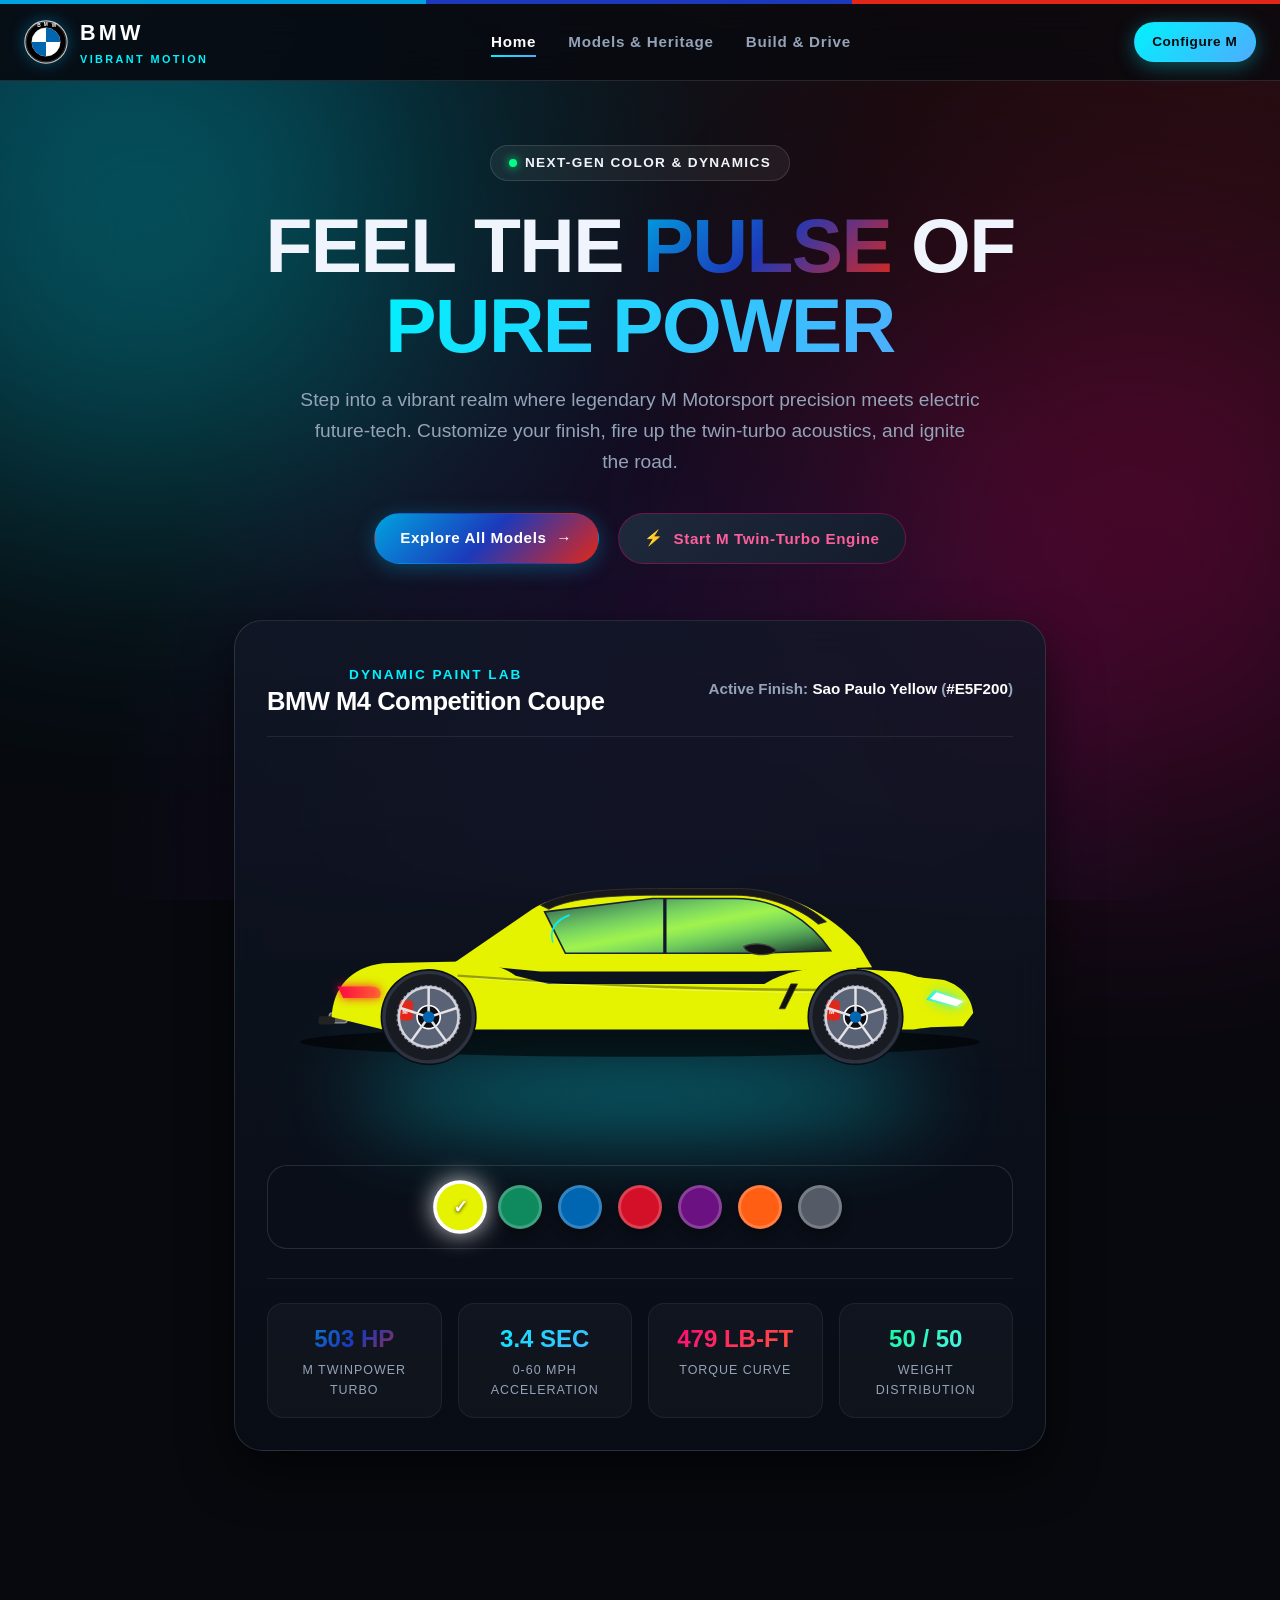
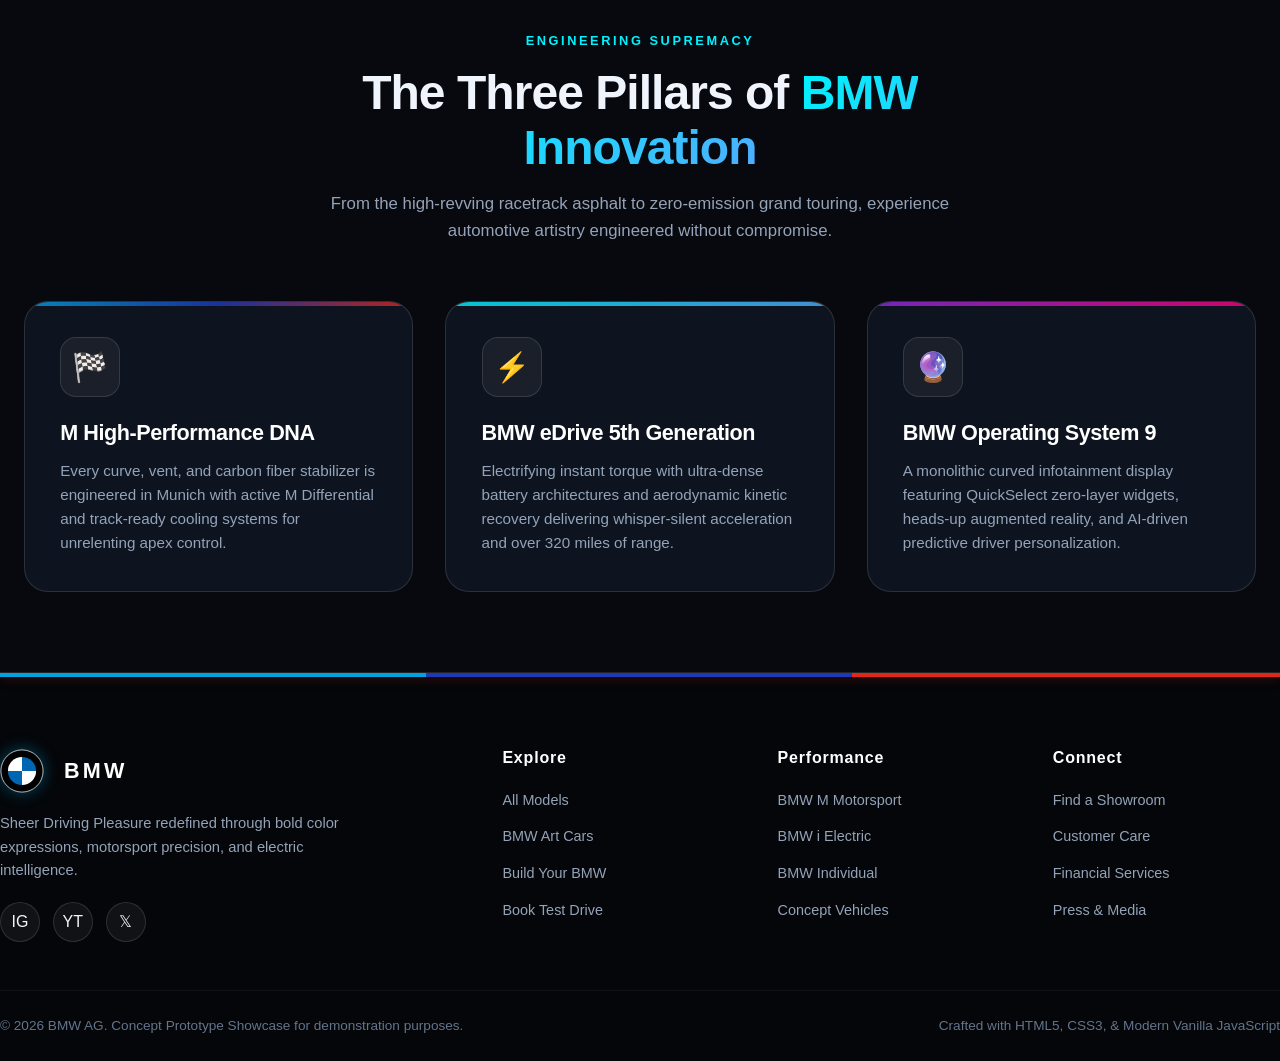
<file: index.html>
<!DOCTYPE html>
<html lang="en">
<head>
  <meta charset="UTF-8">
  <meta name="viewport" content="width=device-width, initial-scale=1.0">
  <title>BMW Vibrant | The Art of Ultimate Performance</title>
  <link rel="stylesheet" href="css/style.css">
</head>
<body>

  <!-- BMW M Heritage Stripe -->
  <div class="m-brand-stripe"></div>

  <!-- Header Navigation -->
  <header class="site-header">
    <div class="container navbar">
      <a href="index.html" class="nav-brand">
        <!-- Official BMW SVG Roundel -->
        <svg class="bmw-logo-svg" viewBox="0 0 100 100" xmlns="http://www.w3.org/2000/svg">
          <circle cx="50" cy="50" r="48" fill="#000000" stroke="#cccccc" stroke-width="2.5"/>
          <circle cx="50" cy="50" r="45" fill="none" stroke="#777777" stroke-width="1"/>
          <!-- Inner circle -->
          <circle cx="50" cy="50" r="32" fill="#000000" stroke="#ffffff" stroke-width="1.5"/>
          <!-- Quadrants -->
          <path d="M50,50 L50,18 A32,32 0 0,1 82,50 Z" fill="#0066b1"/>
          <path d="M50,50 L82,50 A32,32 0 0,1 50,82 Z" fill="#ffffff"/>
          <path d="M50,50 L50,82 A32,32 0 0,1 18,50 Z" fill="#0066b1"/>
          <path d="M50,50 L18,50 A32,32 0 0,1 50,18 Z" fill="#ffffff"/>
          <!-- Letters B M W -->
          <text x="30" y="16" fill="#ffffff" font-size="11" font-family="'Segoe UI', Arial, sans-serif" font-weight="900">B</text>
          <text x="45" y="13" fill="#ffffff" font-size="11" font-family="'Segoe UI', Arial, sans-serif" font-weight="900">M</text>
          <text x="63" y="16" fill="#ffffff" font-size="11" font-family="'Segoe UI', Arial, sans-serif" font-weight="900">W</text>
        </svg>
        <div class="brand-text">
          <span class="brand-title">BMW</span>
          <span class="brand-subtitle">Vibrant Motion</span>
        </div>
      </a>

      <button class="nav-toggle" aria-label="Toggle navigation" aria-expanded="false">☰</button>

      <ul class="nav-links">
        <li><a href="index.html" class="nav-link active">Home</a></li>
        <li><a href="models.html" class="nav-link">Models & Heritage</a></li>
        <li><a href="experience.html" class="nav-link">Build & Drive</a></li>
      </ul>

      <div class="nav-actions">
        <a href="experience.html" class="btn btn-electric btn-sm">Configure M</a>
      </div>
    </div>
  </header>

  <!-- Hero Section -->
  <main>
    <section class="hero-section">
      <div class="hero-glow-blob blob-1"></div>
      <div class="hero-glow-blob blob-2"></div>

      <div class="container hero-content">
        <div class="hero-badge">
          <span class="pulse-dot"></span>
          <span>Next-Gen Color & Dynamics</span>
        </div>

        <h1 class="hero-title">
          Feel the <span class="gradient-text-m">Pulse</span> of <span class="gradient-text-electric">Pure Power</span>
        </h1>

        <p class="hero-lead">
          Step into a vibrant realm where legendary M Motorsport precision meets electric future-tech. Customize your finish, fire up the twin-turbo acoustics, and ignite the road.
        </p>

        <div class="hero-buttons">
          <a href="models.html" class="btn btn-primary">
            Explore All Models
            <span>→</span>
          </a>
          <button id="engineSoundBtn" class="btn btn-sound">
            <span>⚡</span> Start M Twin-Turbo Engine
          </button>
        </div>

        <!-- Interactive Color Customizer Studio -->
        <div class="studio-container">
          <div class="studio-header">
            <div>
              <span class="studio-badge">Dynamic Paint Lab</span>
              <h2 class="studio-car-name">BMW M4 Competition Coupe</h2>
            </div>
            <div class="studio-controls-top">
              <span class="color-indicator-text">Active Finish: <span id="selectedColorName">Sao Paulo Yellow</span> (<span id="selectedColorHex">#E5F200</span>)</span>
            </div>
          </div>

          <!-- Car Stage with SVG & Underglow -->
          <div class="car-stage">
            <div class="car-underglow"></div>

            <div class="car-svg-wrap">
              <!-- High-Fidelity Vector Car Silhouette -->
              <svg class="car-svg-graphic" viewBox="0 0 900 320" xmlns="http://www.w3.org/2000/svg">
                <defs>
                  <!-- Gradient for windshield -->
                  <linearGradient id="glassGrad" x1="0%" y1="0%" x2="100%" y2="100%">
                    <stop offset="0%" stop-color="#14213d" stop-opacity="0.9"/>
                    <stop offset="50%" stop-color="#00f2fe" stop-opacity="0.3"/>
                    <stop offset="100%" stop-color="#0a0e17" stop-opacity="0.95"/>
                  </linearGradient>
                  <!-- Headlight glow -->
                  <linearGradient id="laserLight" x1="0%" y1="0%" x2="100%" y2="0%">
                    <stop offset="0%" stop-color="#00f2fe" stop-opacity="0.9"/>
                    <stop offset="100%" stop-color="#ffffff" stop-opacity="0.2"/>
                  </linearGradient>
                  <!-- Taillight glow -->
                  <linearGradient id="tailLight" x1="0%" y1="0%" x2="100%" y2="0%">
                    <stop offset="0%" stop-color="#ff0044" stop-opacity="0.95"/>
                    <stop offset="100%" stop-color="#ff5e36" stop-opacity="0.8"/>
                  </linearGradient>
                </defs>

                <!-- Ground Shadow -->
                <ellipse cx="450" cy="275" rx="410" ry="18" fill="#000000" opacity="0.6"/>

                <!-- Exhaust Quad Pipes -->
                <rect x="75" y="240" width="22" height="12" rx="4" fill="#555" stroke="#999" stroke-width="1.5"/>
                <rect x="62" y="244" width="20" height="10" rx="3" fill="#222"/>

                <!-- Main Car Body Panels (Class: car-paint) -->
                <!-- Rear Bumper & Quarter Panel -->
                <path class="car-paint" d="M78,245 C80,210 100,185 140,180 L235,178 C250,178 280,180 300,195 L340,205 L600,205 C625,190 655,185 680,185 L760,190 C800,195 830,225 835,252 L780,260 L140,260 Z" fill="#E5F200"/>

                <!-- Fastback Roof & Pillars -->
                <path class="car-paint" d="M225,180 L320,115 C345,98 390,92 470,92 L570,92 C625,92 680,120 715,160 L730,185 L600,190 L330,190 Z" fill="#E5F200"/>

                <!-- Aerodynamic Hood & Front Fascia -->
                <path class="car-paint" d="M680,185 L815,200 C835,205 850,220 852,240 L840,256 L770,258 L710,185 Z" fill="#E5F200"/>

                <!-- Carbon Fiber Roof Top -->
                <path d="M330,110 C355,96 395,90 470,90 L570,90 C610,90 650,108 675,130 L665,133 C645,115 605,98 565,98 L470,98 C400,98 360,104 340,115 Z" fill="#18181b" stroke="#333" stroke-width="1"/>

                <!-- Greenhouse Glasshouse / Windows -->
                <path d="M335,118 L465,102 L565,102 C615,102 655,128 680,165 L590,168 L485,168 L360,168 Z" fill="url(#glassGrad)" stroke="#1a2333" stroke-width="2"/>
                <line x1="480" y1="102" x2="480" y2="168" stroke="#111827" stroke-width="4"/>
                <!-- Hofmeister Kink Trim -->
                <path d="M345,155 C340,140 348,128 365,122" fill="none" stroke="#00f2fe" stroke-width="2"/>

                <!-- Sleek Laser Headlights -->
                <polygon points="805,212 845,225 835,235 795,224" fill="url(#laserLight)"/>
                <polygon points="808,215 840,226 832,232 800,223" fill="#ffffff" filter="drop-shadow(0 0 8px #00f2fe)"/>

                <!-- L-Shaped M OLED Taillights -->
                <path d="M85,208 L125,208 C135,208 140,215 135,222 L92,222 Z" fill="url(#tailLight)" filter="drop-shadow(0 0 6px #ff0044)"/>

                <!-- Side Aerodynamic Crease / M Air Breather -->
                <path d="M230,195 Q500,215 750,212" fill="none" stroke="#000000" stroke-width="3" opacity="0.35"/>
                <path d="M250,198 Q500,218 745,215" fill="none" stroke="#ffffff" stroke-width="1" opacity="0.4"/>
                <path d="M640,205 L625,235 L618,235 L632,205 Z" fill="#111" stroke="#333" stroke-width="1"/>

                <!-- M Aerodynamic Wing Mirror -->
                <path d="M575,160 C585,155 605,155 615,165 C605,172 580,172 575,160 Z" fill="#111" stroke="#444" stroke-width="1.5"/>

                <!-- REAR WHEEL ASSEMBLY -->
                <g transform="translate(195, 245)">
                  <!-- Wheel Arch / Well -->
                  <circle cx="0" cy="0" r="58" fill="#090d14"/>
                  <!-- Tire -->
                  <circle cx="0" cy="0" r="54" fill="#181b22" stroke="#2c3240" stroke-width="4"/>
                  <!-- M Sport Brake Disc Rotor -->
                  <circle cx="0" cy="0" r="38" fill="#5a6275" stroke="#8892b0" stroke-width="1.5" stroke-dasharray="3,3"/>
                  <!-- Red M Brake Caliper -->
                  <rect x="-35" y="-20" width="16" height="24" rx="4" fill="#e22718"/>
                  <text x="-32" y="-4" fill="#fff" font-size="8" font-weight="900" font-family="sans-serif">M</text>
                  <!-- 20" Bicolor Alloy Rim Spokes -->
                  <circle cx="0" cy="0" r="36" fill="none" stroke="#d4d4d8" stroke-width="3"/>
                  <circle cx="0" cy="0" r="14" fill="#0c0e14" stroke="#ffffff" stroke-width="2"/>
                  <!-- 5 Twin-Spokes -->
                  <line x1="0" y1="0" x2="0" y2="-36" stroke="#e4e4e7" stroke-width="3"/>
                  <line x1="0" y1="0" x2="34" y2="-11" stroke="#e4e4e7" stroke-width="3"/>
                  <line x1="0" y1="0" x2="21" y2="29" stroke="#e4e4e7" stroke-width="3"/>
                  <line x1="0" y1="0" x2="-21" y2="29" stroke="#e4e4e7" stroke-width="3"/>
                  <line x1="0" y1="0" x2="-34" y2="-11" stroke="#e4e4e7" stroke-width="3"/>
                  <!-- BMW Center Hubcap -->
                  <circle cx="0" cy="0" r="7" fill="#0066b1"/>
                </g>

                <!-- FRONT WHEEL ASSEMBLY -->
                <g transform="translate(710, 245)">
                  <!-- Wheel Arch / Well -->
                  <circle cx="0" cy="0" r="58" fill="#090d14"/>
                  <!-- Tire -->
                  <circle cx="0" cy="0" r="54" fill="#181b22" stroke="#2c3240" stroke-width="4"/>
                  <!-- M Sport Brake Disc Rotor -->
                  <circle cx="0" cy="0" r="38" fill="#5a6275" stroke="#8892b0" stroke-width="1.5" stroke-dasharray="3,3"/>
                  <!-- Red M Brake Caliper -->
                  <rect x="-35" y="-20" width="16" height="24" rx="4" fill="#e22718"/>
                  <text x="-32" y="-4" fill="#fff" font-size="8" font-weight="900" font-family="sans-serif">M</text>
                  <!-- 19" Bicolor Alloy Rim Spokes -->
                  <circle cx="0" cy="0" r="36" fill="none" stroke="#d4d4d8" stroke-width="3"/>
                  <circle cx="0" cy="0" r="14" fill="#0c0e14" stroke="#ffffff" stroke-width="2"/>
                  <!-- 5 Twin-Spokes -->
                  <line x1="0" y1="0" x2="0" y2="-36" stroke="#e4e4e7" stroke-width="3"/>
                  <line x1="0" y1="0" x2="34" y2="-11" stroke="#e4e4e7" stroke-width="3"/>
                  <line x1="0" y1="0" x2="21" y2="29" stroke="#e4e4e7" stroke-width="3"/>
                  <line x1="0" y1="0" x2="-21" y2="29" stroke="#e4e4e7" stroke-width="3"/>
                  <line x1="0" y1="0" x2="-34" y2="-11" stroke="#e4e4e7" stroke-width="3"/>
                  <!-- BMW Center Hubcap -->
                  <circle cx="0" cy="0" r="7" fill="#0066b1"/>
                </g>
              </svg>
            </div>
          </div>

          <!-- Color Swatch Selector -->
          <div class="color-picker-bar">
            <div class="swatch-group">
              <button class="swatch-btn active" data-color="#E5F200" data-glow="#f5ee38" data-name="Sao Paulo Yellow" style="background: #E5F200;" title="Sao Paulo Yellow"></button>
              <button class="swatch-btn" data-color="#0F8A5F" data-glow="#00ff87" data-name="Isle of Man Green" style="background: #0F8A5F;" title="Isle of Man Green"></button>
              <button class="swatch-btn" data-color="#0066B1" data-glow="#00f2fe" data-name="Marina Bay Blue" style="background: #0066B1;" title="Marina Bay Blue"></button>
              <button class="swatch-btn" data-color="#D31027" data-glow="#ff2a54" data-name="Toronto Red" style="background: #D31027;" title="Toronto Red"></button>
              <button class="swatch-btn" data-color="#6B1182" data-glow="#c026d3" data-name="Twilight Purple" style="background: #6B1182;" title="Twilight Purple"></button>
              <button class="swatch-btn" data-color="#FF5E13" data-glow="#ff7b00" data-name="Fire Orange" style="background: #FF5E13;" title="Fire Orange"></button>
              <button class="swatch-btn" data-color="#555B66" data-glow="#94a3b8" data-name="Frozen Pure Grey" style="background: #555B66;" title="Frozen Pure Grey"></button>
            </div>
          </div>

          <!-- Quick Specs Chips -->
          <div class="quick-specs-grid">
            <div class="spec-chip">
              <div class="spec-value gradient-text-m">503 HP</div>
              <div class="spec-label">M TwinPower Turbo</div>
            </div>
            <div class="spec-chip">
              <div class="spec-value gradient-text-electric">3.4 SEC</div>
              <div class="spec-label">0-60 MPH Acceleration</div>
            </div>
            <div class="spec-chip">
              <div class="spec-value gradient-text-sunset">479 LB-FT</div>
              <div class="spec-label">Torque Curve</div>
            </div>
            <div class="spec-chip">
              <div class="spec-value gradient-text-aurora">50 / 50</div>
              <div class="spec-label">Weight Distribution</div>
            </div>
          </div>
        </div>
      </div>
    </section>

    <!-- Highlights Section -->
    <section class="section">
      <div class="container">
        <div class="section-head">
          <span class="section-badge">Engineering Supremacy</span>
          <h2 class="section-title">The Three Pillars of <span class="gradient-text-electric">BMW Innovation</span></h2>
          <p class="section-desc">From the high-revving racetrack asphalt to zero-emission grand touring, experience automotive artistry engineered without compromise.</p>
        </div>

        <div class="feature-grid">
          <!-- Card 1 -->
          <div class="feature-card" style="--card-gradient: var(--grad-bmw-m); --card-glow: rgba(226,39,24,0.3);">
            <div class="feature-icon-box">🏁</div>
            <h3>M High-Performance DNA</h3>
            <p>Every curve, vent, and carbon fiber stabilizer is engineered in Munich with active M Differential and track-ready cooling systems for unrelenting apex control.</p>
          </div>

          <!-- Card 2 -->
          <div class="feature-card" style="--card-gradient: var(--grad-electric); --card-glow: rgba(0,242,254,0.3);">
            <div class="feature-icon-box">⚡</div>
            <h3>BMW eDrive 5th Generation</h3>
            <p>Electrifying instant torque with ultra-dense battery architectures and aerodynamic kinetic recovery delivering whisper-silent acceleration and over 320 miles of range.</p>
          </div>

          <!-- Card 3 -->
          <div class="feature-card" style="--card-gradient: var(--grad-violet); --card-glow: rgba(138,43,226,0.3);">
            <div class="feature-icon-box">🔮</div>
            <h3>BMW Operating System 9</h3>
            <p>A monolithic curved infotainment display featuring QuickSelect zero-layer widgets, heads-up augmented reality, and AI-driven predictive driver personalization.</p>
          </div>
        </div>
      </div>
    </section>
  </main>

  <!-- Global Footer -->
  <footer class="site-footer">
    <div class="m-brand-stripe"></div>
    <div class="container footer-top">
      <div class="footer-grid">
        <div class="footer-brand">
          <div class="nav-brand" style="margin-bottom: 0.8rem;">
            <svg class="bmw-logo-svg" viewBox="0 0 100 100" xmlns="http://www.w3.org/2000/svg">
              <circle cx="50" cy="50" r="48" fill="#000" stroke="#ccc" stroke-width="2"/>
              <path d="M50,50 L50,18 A32,32 0 0,1 82,50 Z" fill="#0066b1"/>
              <path d="M50,50 L82,50 A32,32 0 0,1 50,82 Z" fill="#ffffff"/>
              <path d="M50,50 L50,82 A32,32 0 0,1 18,50 Z" fill="#0066b1"/>
              <path d="M50,50 L18,50 A32,32 0 0,1 50,18 Z" fill="#ffffff"/>
            </svg>
            <span class="brand-title" style="margin-left: 8px;">BMW</span>
          </div>
          <p>Sheer Driving Pleasure redefined through bold color expressions, motorsport precision, and electric intelligence.</p>
          <div class="social-links">
            <a href="#" class="social-btn" aria-label="Instagram">IG</a>
            <a href="#" class="social-btn" aria-label="YouTube">YT</a>
            <a href="#" class="social-btn" aria-label="X">𝕏</a>
          </div>
        </div>

        <div class="footer-col">
          <h4>Explore</h4>
          <ul class="footer-links">
            <li><a href="models.html">All Models</a></li>
            <li><a href="models.html#artcars">BMW Art Cars</a></li>
            <li><a href="experience.html">Build Your BMW</a></li>
            <li><a href="experience.html#testdrive">Book Test Drive</a></li>
          </ul>
        </div>

        <div class="footer-col">
          <h4>Performance</h4>
          <ul class="footer-links">
            <li><a href="#">BMW M Motorsport</a></li>
            <li><a href="#">BMW i Electric</a></li>
            <li><a href="#">BMW Individual</a></li>
            <li><a href="#">Concept Vehicles</a></li>
          </ul>
        </div>

        <div class="footer-col">
          <h4>Connect</h4>
          <ul class="footer-links">
            <li><a href="#">Find a Showroom</a></li>
            <li><a href="#">Customer Care</a></li>
            <li><a href="#">Financial Services</a></li>
            <li><a href="#">Press & Media</a></li>
          </ul>
        </div>
      </div>
    </div>

    <div class="container footer-bottom">
      <p>© 2026 BMW AG. Concept Prototype Showcase for demonstration purposes.</p>
      <p>Crafted with HTML5, CSS3, & Modern Vanilla JavaScript</p>
    </div>
  </footer>

  <script src="js/main.js"></script>
  <script src="js/customizer.js"></script>
</body>
</html>
</file>
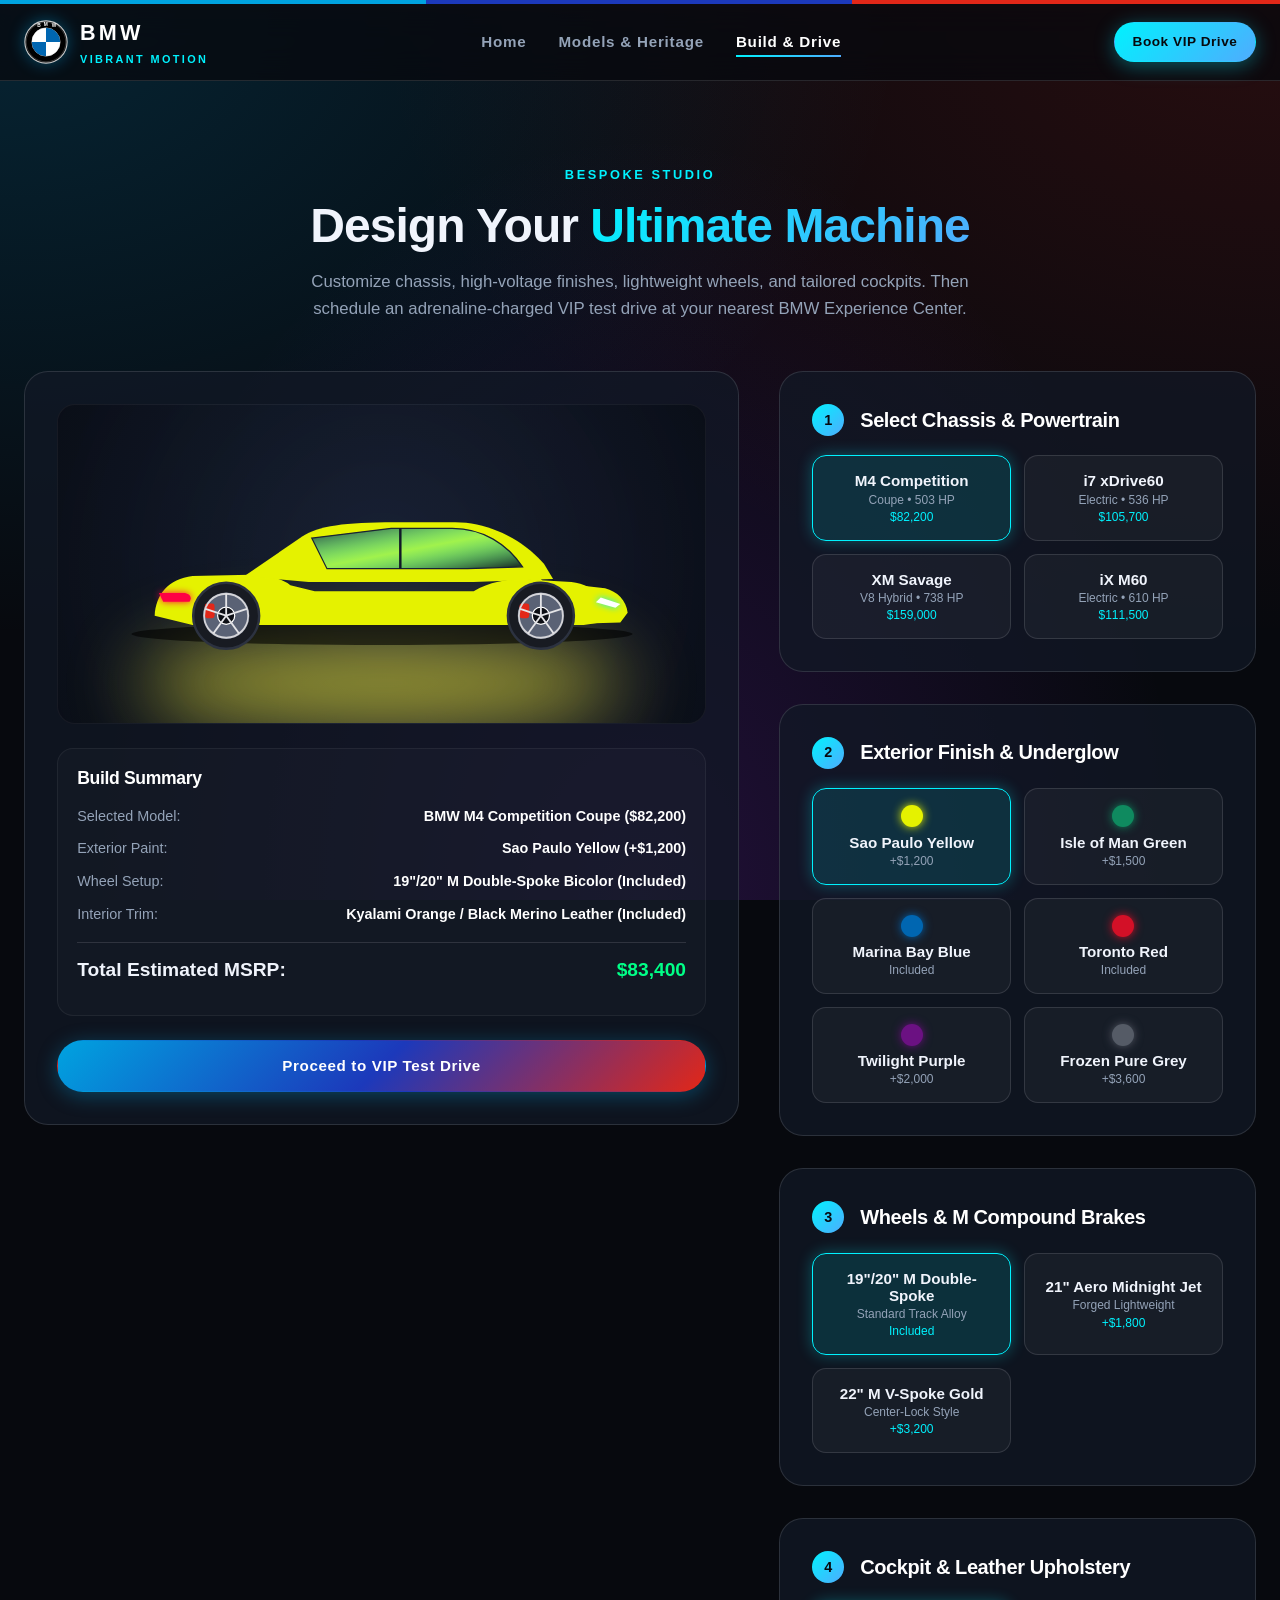
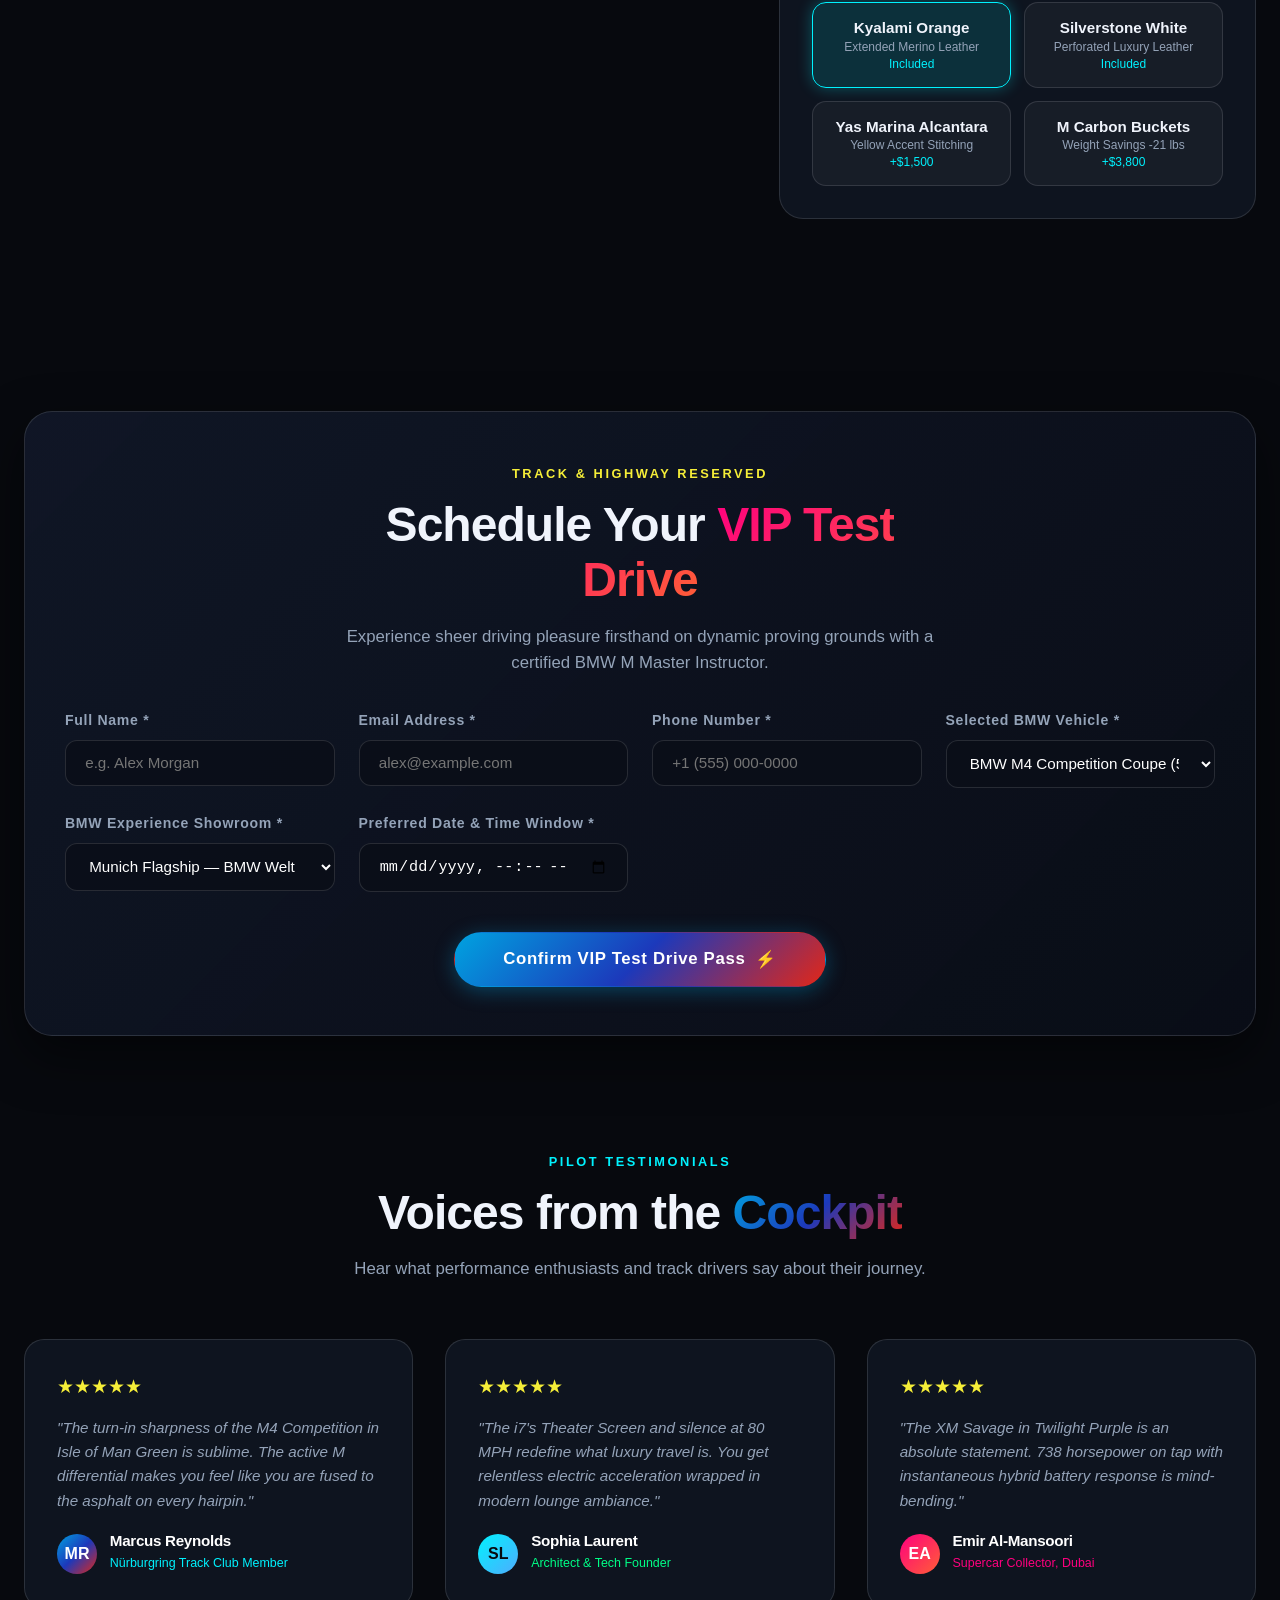
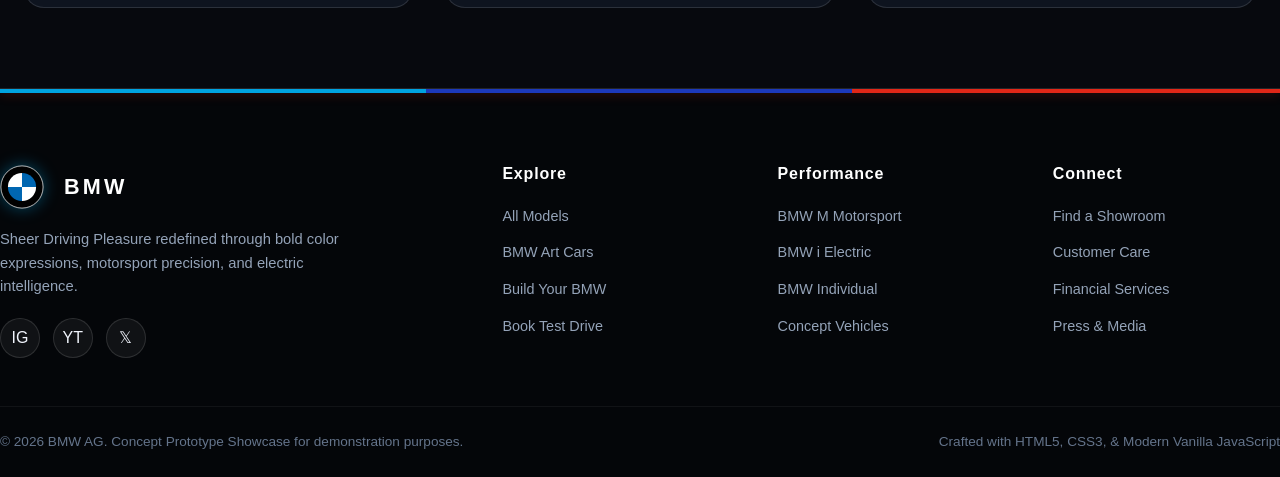
<file: experience.html>
<!DOCTYPE html>
<html lang="en">
<head>
  <meta charset="UTF-8">
  <meta name="viewport" content="width=device-width, initial-scale=1.0">
  <title>BMW Experience | Build Your Dream & Book Test Drive</title>
  <link rel="stylesheet" href="css/style.css">
</head>
<body>

  <!-- BMW M Heritage Stripe -->
  <div class="m-brand-stripe"></div>

  <!-- Header Navigation -->
  <header class="site-header">
    <div class="container navbar">
      <a href="index.html" class="nav-brand">
        <!-- BMW SVG Roundel -->
        <svg class="bmw-logo-svg" viewBox="0 0 100 100" xmlns="http://www.w3.org/2000/svg">
          <circle cx="50" cy="50" r="48" fill="#000000" stroke="#cccccc" stroke-width="2.5"/>
          <circle cx="50" cy="50" r="45" fill="none" stroke="#777777" stroke-width="1"/>
          <circle cx="50" cy="50" r="32" fill="#000000" stroke="#ffffff" stroke-width="1.5"/>
          <path d="M50,50 L50,18 A32,32 0 0,1 82,50 Z" fill="#0066b1"/>
          <path d="M50,50 L82,50 A32,32 0 0,1 50,82 Z" fill="#ffffff"/>
          <path d="M50,50 L50,82 A32,32 0 0,1 18,50 Z" fill="#0066b1"/>
          <path d="M50,50 L18,50 A32,32 0 0,1 50,18 Z" fill="#ffffff"/>
          <text x="30" y="16" fill="#ffffff" font-size="11" font-family="'Segoe UI', Arial, sans-serif" font-weight="900">B</text>
          <text x="45" y="13" fill="#ffffff" font-size="11" font-family="'Segoe UI', Arial, sans-serif" font-weight="900">M</text>
          <text x="63" y="16" fill="#ffffff" font-size="11" font-family="'Segoe UI', Arial, sans-serif" font-weight="900">W</text>
        </svg>
        <div class="brand-text">
          <span class="brand-title">BMW</span>
          <span class="brand-subtitle">Vibrant Motion</span>
        </div>
      </a>

      <button class="nav-toggle" aria-label="Toggle navigation" aria-expanded="false">☰</button>

      <ul class="nav-links">
        <li><a href="index.html" class="nav-link">Home</a></li>
        <li><a href="models.html" class="nav-link">Models & Heritage</a></li>
        <li><a href="experience.html" class="nav-link active">Build & Drive</a></li>
      </ul>

      <div class="nav-actions">
        <a href="#testdrive" class="btn btn-electric btn-sm">Book VIP Drive</a>
      </div>
    </div>
  </header>

  <main>
    <!-- Page Header -->
    <section class="section" style="padding-bottom: 2rem;">
      <div class="container text-center" style="text-align: center;">
        <span class="section-badge">Bespoke Studio</span>
        <h1 class="section-title">Design Your <span class="gradient-text-electric">Ultimate Machine</span></h1>
        <p class="section-desc" style="max-width: 680px; margin: 0 auto;">
          Customize chassis, high-voltage finishes, lightweight wheels, and tailored cockpits. Then schedule an adrenaline-charged VIP test drive at your nearest BMW Experience Center.
        </p>
      </div>
    </section>

    <!-- Interactive Configurator Studio Section -->
    <section class="section" style="padding-top: 1rem;" id="bmwConfigurator">
      <div class="container">
        <div class="configurator-wrapper">

          <!-- Left Column: Sticky Stage & Pricing Summary -->
          <div class="builder-preview-box">
            <div class="builder-stage">
              <div class="builder-stage-glow"></div>
              
              <!-- Car SVG Preview -->
              <div style="width: 100%; max-width: 550px; position: relative; z-index: 2;">
                <svg viewBox="0 0 900 320" xmlns="http://www.w3.org/2000/svg" style="width: 100%; height: auto; display: block;">
                  <defs>
                    <linearGradient id="expGlassGrad" x1="0%" y1="0%" x2="100%" y2="100%">
                      <stop offset="0%" stop-color="#14213d" stop-opacity="0.9"/>
                      <stop offset="50%" stop-color="#00f2fe" stop-opacity="0.3"/>
                      <stop offset="100%" stop-color="#0a0e17" stop-opacity="0.95"/>
                    </linearGradient>
                  </defs>

                  <ellipse cx="450" cy="275" rx="410" ry="18" fill="#000" opacity="0.6"/>

                  <!-- Body Panels (Class: builder-car-paint) -->
                  <path class="builder-car-paint" d="M78,245 C80,210 100,185 140,180 L235,178 C250,178 280,180 300,195 L340,205 L600,205 C625,190 655,185 680,185 L760,190 C800,195 830,225 835,252 L780,260 L140,260 Z" fill="#E5F200"/>
                  <path class="builder-car-paint" d="M225,180 L320,115 C345,98 390,92 470,92 L570,92 C625,92 680,120 715,160 L730,185 L600,190 L330,190 Z" fill="#E5F200"/>
                  <path class="builder-car-paint" d="M680,185 L815,200 C835,205 850,220 852,240 L840,256 L770,258 L710,185 Z" fill="#E5F200"/>

                  <!-- Roof & Glass -->
                  <path d="M335,118 L465,102 L565,102 C615,102 655,128 680,165 L590,168 L485,168 L360,168 Z" fill="url(#expGlassGrad)" stroke="#1a2333" stroke-width="2"/>
                  <line x1="480" y1="102" x2="480" y2="168" stroke="#111827" stroke-width="4"/>

                  <!-- Headlights / Taillights -->
                  <polygon points="808,215 840,226 832,232 800,223" fill="#ffffff" filter="drop-shadow(0 0 6px #00f2fe)"/>
                  <path d="M85,208 L125,208 C135,208 140,215 135,222 L92,222 Z" fill="#ff0044" filter="drop-shadow(0 0 6px #ff0044)"/>

                  <!-- Wheels -->
                  <g transform="translate(195, 245)">
                    <circle cx="0" cy="0" r="54" fill="#181b22" stroke="#2c3240" stroke-width="4"/>
                    <circle cx="0" cy="0" r="38" fill="#5a6275"/>
                    <rect x="-35" y="-20" width="16" height="24" rx="4" fill="#e22718"/>
                    <circle cx="0" cy="0" r="36" fill="none" stroke="#d4d4d8" stroke-width="3"/>
                    <circle cx="0" cy="0" r="14" fill="#0c0e14" stroke="#ffffff" stroke-width="2"/>
                    <line x1="0" y1="0" x2="0" y2="-36" stroke="#e4e4e7" stroke-width="3"/>
                    <line x1="0" y1="0" x2="34" y2="-11" stroke="#e4e4e7" stroke-width="3"/>
                    <line x1="0" y1="0" x2="21" y2="29" stroke="#e4e4e7" stroke-width="3"/>
                    <line x1="0" y1="0" x2="-21" y2="29" stroke="#e4e4e7" stroke-width="3"/>
                    <line x1="0" y1="0" x2="-34" y2="-11" stroke="#e4e4e7" stroke-width="3"/>
                  </g>
                  <g transform="translate(710, 245)">
                    <circle cx="0" cy="0" r="54" fill="#181b22" stroke="#2c3240" stroke-width="4"/>
                    <circle cx="0" cy="0" r="38" fill="#5a6275"/>
                    <rect x="-35" y="-20" width="16" height="24" rx="4" fill="#e22718"/>
                    <circle cx="0" cy="0" r="36" fill="none" stroke="#d4d4d8" stroke-width="3"/>
                    <circle cx="0" cy="0" r="14" fill="#0c0e14" stroke="#ffffff" stroke-width="2"/>
                    <line x1="0" y1="0" x2="0" y2="-36" stroke="#e4e4e7" stroke-width="3"/>
                    <line x1="0" y1="0" x2="34" y2="-11" stroke="#e4e4e7" stroke-width="3"/>
                    <line x1="0" y1="0" x2="21" y2="29" stroke="#e4e4e7" stroke-width="3"/>
                    <line x1="0" y1="0" x2="-21" y2="29" stroke="#e4e4e7" stroke-width="3"/>
                    <line x1="0" y1="0" x2="-34" y2="-11" stroke="#e4e4e7" stroke-width="3"/>
                  </g>
                </svg>
              </div>
            </div>

            <!-- Configuration Summary Breakdown -->
            <div class="builder-config-summary">
              <h3 style="font-size: 1.1rem; margin-bottom: 1rem; color: #fff;">Build Summary</h3>
              <div class="summary-row">
                <span style="color: var(--text-muted);">Selected Model:</span>
                <span id="sumModel" style="font-weight: 700; color: #fff;">BMW M4 Competition Coupe ($82,200)</span>
              </div>
              <div class="summary-row">
                <span style="color: var(--text-muted);">Exterior Paint:</span>
                <span id="sumPaint" style="font-weight: 700; color: #fff;">Sao Paulo Yellow (+$1,200)</span>
              </div>
              <div class="summary-row">
                <span style="color: var(--text-muted);">Wheel Setup:</span>
                <span id="sumWheels" style="font-weight: 700; color: #fff;">19"/20" M Double-Spoke Bicolor (Included)</span>
              </div>
              <div class="summary-row">
                <span style="color: var(--text-muted);">Interior Trim:</span>
                <span id="sumInterior" style="font-weight: 700; color: #fff;">Kyalami Orange / Black (Included)</span>
              </div>
              <div class="summary-row total">
                <span>Total Estimated MSRP:</span>
                <span id="sumTotal">$83,400</span>
              </div>
            </div>

            <div style="margin-top: 1.5rem; display: flex; gap: 1rem;">
              <a href="#testdrive" class="btn btn-primary" style="flex: 1;">Proceed to VIP Test Drive</a>
            </div>
          </div>

          <!-- Right Column: Step-by-Step Option Selectors -->
          <div class="builder-steps-container">

            <!-- STEP 1: MODEL SELECTION -->
            <div class="builder-step-card">
              <div class="step-header">
                <div class="step-num">1</div>
                <h3 class="step-title">Select Chassis & Powertrain</h3>
              </div>
              <div class="options-pill-grid">
                <button class="option-pill-btn opt-btn active" data-type="model" data-name="BMW M4 Competition Coupe" data-price="82200">
                  <span class="pill-title">M4 Competition</span>
                  <span class="pill-extra">Coupe • 503 HP</span>
                  <span class="pill-extra" style="color: var(--neon-cyan);">$82,200</span>
                </button>
                <button class="option-pill-btn opt-btn" data-type="model" data-name="BMW i7 xDrive60 Sedan" data-price="105700">
                  <span class="pill-title">i7 xDrive60</span>
                  <span class="pill-extra">Electric • 536 HP</span>
                  <span class="pill-extra" style="color: var(--neon-cyan);">$105,700</span>
                </button>
                <button class="option-pill-btn opt-btn" data-type="model" data-name="BMW XM Savage Hybrid" data-price="159000">
                  <span class="pill-title">XM Savage</span>
                  <span class="pill-extra">V8 Hybrid • 738 HP</span>
                  <span class="pill-extra" style="color: var(--neon-cyan);">$159,000</span>
                </button>
                <button class="option-pill-btn opt-btn" data-type="model" data-name="BMW iX M60 SAV" data-price="111500">
                  <span class="pill-title">iX M60</span>
                  <span class="pill-extra">Electric • 610 HP</span>
                  <span class="pill-extra" style="color: var(--neon-cyan);">$111,500</span>
                </button>
              </div>
            </div>

            <!-- STEP 2: EXTERIOR PAINT -->
            <div class="builder-step-card">
              <div class="step-header">
                <div class="step-num">2</div>
                <h3 class="step-title">Exterior Finish & Underglow</h3>
              </div>
              <div class="options-pill-grid">
                <button class="option-pill-btn opt-btn active" data-type="paint" data-name="Sao Paulo Yellow" data-price="1200" data-hex="#E5F200" data-glow="#f5ee38">
                  <div style="width: 22px; height: 22px; border-radius: 50%; background: #E5F200; margin: 0 auto 0.4rem auto; box-shadow: 0 0 10px #E5F200;"></div>
                  <span class="pill-title">Sao Paulo Yellow</span>
                  <span class="pill-extra">+$1,200</span>
                </button>
                <button class="option-pill-btn opt-btn" data-type="paint" data-name="Isle of Man Green" data-price="1500" data-hex="#0F8A5F" data-glow="#00ff87">
                  <div style="width: 22px; height: 22px; border-radius: 50%; background: #0F8A5F; margin: 0 auto 0.4rem auto; box-shadow: 0 0 10px #0F8A5F;"></div>
                  <span class="pill-title">Isle of Man Green</span>
                  <span class="pill-extra">+$1,500</span>
                </button>
                <button class="option-pill-btn opt-btn" data-type="paint" data-name="Marina Bay Blue" data-price="0" data-hex="#0066B1" data-glow="#00f2fe">
                  <div style="width: 22px; height: 22px; border-radius: 50%; background: #0066B1; margin: 0 auto 0.4rem auto; box-shadow: 0 0 10px #0066B1;"></div>
                  <span class="pill-title">Marina Bay Blue</span>
                  <span class="pill-extra">Included</span>
                </button>
                <button class="option-pill-btn opt-btn" data-type="paint" data-name="Toronto Red" data-price="0" data-hex="#D31027" data-glow="#ff2a54">
                  <div style="width: 22px; height: 22px; border-radius: 50%; background: #D31027; margin: 0 auto 0.4rem auto; box-shadow: 0 0 10px #D31027;"></div>
                  <span class="pill-title">Toronto Red</span>
                  <span class="pill-extra">Included</span>
                </button>
                <button class="option-pill-btn opt-btn" data-type="paint" data-name="Twilight Purple" data-price="2000" data-hex="#6B1182" data-glow="#c026d3">
                  <div style="width: 22px; height: 22px; border-radius: 50%; background: #6B1182; margin: 0 auto 0.4rem auto; box-shadow: 0 0 10px #6B1182;"></div>
                  <span class="pill-title">Twilight Purple</span>
                  <span class="pill-extra">+$2,000</span>
                </button>
                <button class="option-pill-btn opt-btn" data-type="paint" data-name="Frozen Pure Grey" data-price="3600" data-hex="#555B66" data-glow="#94a3b8">
                  <div style="width: 22px; height: 22px; border-radius: 50%; background: #555B66; margin: 0 auto 0.4rem auto; box-shadow: 0 0 10px #555B66;"></div>
                  <span class="pill-title">Frozen Pure Grey</span>
                  <span class="pill-extra">+$3,600</span>
                </button>
              </div>
            </div>

            <!-- STEP 3: WHEELS & BRAKES -->
            <div class="builder-step-card">
              <div class="step-header">
                <div class="step-num">3</div>
                <h3 class="step-title">Wheels & M Compound Brakes</h3>
              </div>
              <div class="options-pill-grid">
                <button class="option-pill-btn opt-btn active" data-type="wheels" data-name="19/20 M Double-Spoke Bicolor" data-price="0">
                  <span class="pill-title">19"/20" M Double-Spoke</span>
                  <span class="pill-extra">Standard Track Alloy</span>
                  <span class="pill-extra" style="color: var(--neon-cyan);">Included</span>
                </button>
                <button class="option-pill-btn opt-btn" data-type="wheels" data-name="21 Aerodynamic Midnight Jet" data-price="1800">
                  <span class="pill-title">21" Aero Midnight Jet</span>
                  <span class="pill-extra">Forged Lightweight</span>
                  <span class="pill-extra" style="color: var(--neon-cyan);">+$1,800</span>
                </button>
                <button class="option-pill-btn opt-btn" data-type="wheels" data-name="22 M V-Spoke Racing Gold" data-price="3200">
                  <span class="pill-title">22" M V-Spoke Gold</span>
                  <span class="pill-extra">Center-Lock Style</span>
                  <span class="pill-extra" style="color: var(--neon-cyan);">+$3,200</span>
                </button>
              </div>
            </div>

            <!-- STEP 4: INTERIOR & COCKPIT -->
            <div class="builder-step-card">
              <div class="step-header">
                <div class="step-num">4</div>
                <h3 class="step-title">Cockpit & Leather Upholstery</h3>
              </div>
              <div class="options-pill-grid">
                <button class="option-pill-btn opt-btn active" data-type="interior" data-name="Kyalami Orange / Black Merino" data-price="0">
                  <span class="pill-title">Kyalami Orange</span>
                  <span class="pill-extra">Extended Merino Leather</span>
                  <span class="pill-extra" style="color: var(--neon-cyan);">Included</span>
                </button>
                <button class="option-pill-btn opt-btn" data-type="interior" data-name="Silverstone Perforated Merino" data-price="0">
                  <span class="pill-title">Silverstone White</span>
                  <span class="pill-extra">Perforated Luxury Leather</span>
                  <span class="pill-extra" style="color: var(--neon-cyan);">Included</span>
                </button>
                <button class="option-pill-btn opt-btn" data-type="interior" data-name="Yas Marina Blue Alcantara" data-price="1500">
                  <span class="pill-title">Yas Marina Alcantara</span>
                  <span class="pill-extra">Yellow Accent Stitching</span>
                  <span class="pill-extra" style="color: var(--neon-cyan);">+$1,500</span>
                </button>
                <button class="option-pill-btn opt-btn" data-type="interior" data-name="M Carbon Fiber Bucket Seats" data-price="3800">
                  <span class="pill-title">M Carbon Buckets</span>
                  <span class="pill-extra">Weight Savings -21 lbs</span>
                  <span class="pill-extra" style="color: var(--neon-cyan);">+$3,800</span>
                </button>
              </div>
            </div>

          </div>
        </div>
      </div>
    </section>

    <!-- VIP TEST DRIVE BOOKING SECTION -->
    <section class="section" id="testdrive" style="padding-top: 2rem;">
      <div class="container">
        <div class="test-drive-section">
          <div style="text-align: center; max-width: 600px; margin: 0 auto;">
            <span class="section-badge" style="color: var(--neon-yellow);">Track & Highway Reserved</span>
            <h2 class="section-title">Schedule Your <span class="gradient-text-sunset">VIP Test Drive</span></h2>
            <p class="section-desc">Experience sheer driving pleasure firsthand on dynamic proving grounds with a certified BMW M Master Instructor.</p>
          </div>

          <form id="testDriveForm">
            <div class="form-grid">
              <div class="form-group">
                <label for="fullName" class="form-label">Full Name *</label>
                <input type="text" id="fullName" class="form-control" placeholder="e.g. Alex Morgan" required>
              </div>

              <div class="form-group">
                <label for="emailAddress" class="form-label">Email Address *</label>
                <input type="email" id="emailAddress" class="form-control" placeholder="alex@example.com" required>
              </div>

              <div class="form-group">
                <label for="phoneNumber" class="form-label">Phone Number *</label>
                <input type="tel" id="phoneNumber" class="form-control" placeholder="+1 (555) 000-0000" required>
              </div>

              <div class="form-group">
                <label for="preferredModel" class="form-label">Selected BMW Vehicle *</label>
                <select id="preferredModel" class="form-control" required>
                  <option value="BMW M4 Competition Coupe">BMW M4 Competition Coupe (503 HP)</option>
                  <option value="BMW i7 xDrive60 Sedan">BMW i7 xDrive60 Electric (536 HP)</option>
                  <option value="BMW XM Savage Hybrid">BMW XM Savage Hybrid (738 HP)</option>
                  <option value="BMW iX M60 SAV">BMW iX M60 Electric (610 HP)</option>
                  <option value="BMW M8 Competition Gran Coupe">BMW M8 Gran Coupe (617 HP)</option>
                </select>
              </div>

              <div class="form-group">
                <label for="showroomLocation" class="form-label">BMW Experience Showroom *</label>
                <select id="showroomLocation" class="form-control" required>
                  <option value="Munich Flagship - BMW Welt">Munich Flagship — BMW Welt (Germany)</option>
                  <option value="Manhattan M Studio - New York">Manhattan M Studio — New York (USA)</option>
                  <option value="Tokyo Bay Driving Center">Tokyo Bay Driving Center (Japan)</option>
                  <option value="London Mayfair Brand Store">London Mayfair Brand Store (UK)</option>
                  <option value="Dubai Autodrome Center">Dubai Autodrome Center (UAE)</option>
                </select>
              </div>

              <div class="form-group">
                <label for="driveDate" class="form-label">Preferred Date & Time Window *</label>
                <input type="datetime-local" id="driveDate" class="form-control" required>
              </div>
            </div>

            <div style="text-align: center; margin-top: 2.5rem;">
              <button type="submit" class="btn btn-primary" style="padding: 1rem 3rem; font-size: 1.05rem;">
                Confirm VIP Test Drive Pass
                <span>⚡</span>
              </button>
            </div>
          </form>
        </div>
      </div>
    </section>

    <!-- TESTIMONIALS & DRIVER REVIEWS -->
    <section class="section" style="padding-top: 2rem;">
      <div class="container">
        <div class="section-head">
          <span class="section-badge">Pilot Testimonials</span>
          <h2 class="section-title">Voices from the <span class="gradient-text-m">Cockpit</span></h2>
          <p class="section-desc">Hear what performance enthusiasts and track drivers say about their journey.</p>
        </div>

        <div style="display: grid; grid-template-columns: repeat(auto-fit, minmax(320px, 1fr)); gap: 2rem;">
          <div style="background: var(--bg-card); border: 1px solid var(--glass-border); padding: 2rem; border-radius: 20px;">
            <div style="color: var(--neon-yellow); margin-bottom: 0.8rem; font-size: 1.2rem;">★★★★★</div>
            <p style="color: var(--text-muted); font-size: 0.95rem; font-style: italic; margin-bottom: 1.2rem;">
              "The turn-in sharpness of the M4 Competition in Isle of Man Green is sublime. The active M differential makes you feel like you are fused to the asphalt on every hairpin."
            </p>
            <div style="display: flex; align-items: center; gap: 0.8rem;">
              <div style="width: 40px; height: 40px; border-radius: 50%; background: var(--grad-bmw-m); display: flex; align-items: center; justify-content: center; font-weight: 900; color: #fff;">MR</div>
              <div>
                <h4 style="color: #fff; font-size: 0.95rem;">Marcus Reynolds</h4>
                <span style="color: var(--neon-cyan); font-size: 0.78rem;">Nürburgring Track Club Member</span>
              </div>
            </div>
          </div>

          <div style="background: var(--bg-card); border: 1px solid var(--glass-border); padding: 2rem; border-radius: 20px;">
            <div style="color: var(--neon-yellow); margin-bottom: 0.8rem; font-size: 1.2rem;">★★★★★</div>
            <p style="color: var(--text-muted); font-size: 0.95rem; font-style: italic; margin-bottom: 1.2rem;">
              "The i7's Theater Screen and silence at 80 MPH redefine what luxury travel is. You get relentless electric acceleration wrapped in modern lounge ambiance."
            </p>
            <div style="display: flex; align-items: center; gap: 0.8rem;">
              <div style="width: 40px; height: 40px; border-radius: 50%; background: var(--grad-electric); display: flex; align-items: center; justify-content: center; font-weight: 900; color: #07090e;">SL</div>
              <div>
                <h4 style="color: #fff; font-size: 0.95rem;">Sophia Laurent</h4>
                <span style="color: var(--neon-green); font-size: 0.78rem;">Architect & Tech Founder</span>
              </div>
            </div>
          </div>

          <div style="background: var(--bg-card); border: 1px solid var(--glass-border); padding: 2rem; border-radius: 20px;">
            <div style="color: var(--neon-yellow); margin-bottom: 0.8rem; font-size: 1.2rem;">★★★★★</div>
            <p style="color: var(--text-muted); font-size: 0.95rem; font-style: italic; margin-bottom: 1.2rem;">
              "The XM Savage in Twilight Purple is an absolute statement. 738 horsepower on tap with instantaneous hybrid battery response is mind-bending."
            </p>
            <div style="display: flex; align-items: center; gap: 0.8rem;">
              <div style="width: 40px; height: 40px; border-radius: 50%; background: var(--grad-sunset); display: flex; align-items: center; justify-content: center; font-weight: 900; color: #fff;">EA</div>
              <div>
                <h4 style="color: #fff; font-size: 0.95rem;">Emir Al-Mansoori</h4>
                <span style="color: var(--neon-magenta); font-size: 0.78rem;">Supercar Collector, Dubai</span>
              </div>
            </div>
          </div>
        </div>
      </div>
    </section>
  </main>

  <!-- VIP BOOKING CONFIRMATION MODAL -->
  <div class="modal-overlay" id="confirmationModal">
    <div class="modal-card">
      <div class="modal-check-icon">✓</div>
      <h3 class="modal-title">VIP Pass Confirmed!</h3>
      <p class="modal-text">Your exclusive track & test drive reservation has been locked in with BMW Concierge.</p>
      
      <div id="modalReservationDetails"></div>

      <button id="modalCloseBtn" class="btn btn-electric" style="width: 100%;">
        Close & Return to Studio
      </button>
    </div>
  </div>

  <!-- Global Footer -->
  <footer class="site-footer">
    <div class="m-brand-stripe"></div>
    <div class="container footer-top">
      <div class="footer-grid">
        <div class="footer-brand">
          <div class="nav-brand" style="margin-bottom: 0.8rem;">
            <svg class="bmw-logo-svg" viewBox="0 0 100 100" xmlns="http://www.w3.org/2000/svg">
              <circle cx="50" cy="50" r="48" fill="#000" stroke="#ccc" stroke-width="2"/>
              <path d="M50,50 L50,18 A32,32 0 0,1 82,50 Z" fill="#0066b1"/>
              <path d="M50,50 L82,50 A32,32 0 0,1 50,82 Z" fill="#ffffff"/>
              <path d="M50,50 L50,82 A32,32 0 0,1 18,50 Z" fill="#0066b1"/>
              <path d="M50,50 L18,50 A32,32 0 0,1 50,18 Z" fill="#ffffff"/>
            </svg>
            <span class="brand-title" style="margin-left: 8px;">BMW</span>
          </div>
          <p>Sheer Driving Pleasure redefined through bold color expressions, motorsport precision, and electric intelligence.</p>
          <div class="social-links">
            <a href="#" class="social-btn" aria-label="Instagram">IG</a>
            <a href="#" class="social-btn" aria-label="YouTube">YT</a>
            <a href="#" class="social-btn" aria-label="X">𝕏</a>
          </div>
        </div>

        <div class="footer-col">
          <h4>Explore</h4>
          <ul class="footer-links">
            <li><a href="models.html">All Models</a></li>
            <li><a href="models.html#artcars">BMW Art Cars</a></li>
            <li><a href="experience.html">Build Your BMW</a></li>
            <li><a href="#testdrive">Book Test Drive</a></li>
          </ul>
        </div>

        <div class="footer-col">
          <h4>Performance</h4>
          <ul class="footer-links">
            <li><a href="#">BMW M Motorsport</a></li>
            <li><a href="#">BMW i Electric</a></li>
            <li><a href="#">BMW Individual</a></li>
            <li><a href="#">Concept Vehicles</a></li>
          </ul>
        </div>

        <div class="footer-col">
          <h4>Connect</h4>
          <ul class="footer-links">
            <li><a href="#">Find a Showroom</a></li>
            <li><a href="#">Customer Care</a></li>
            <li><a href="#">Financial Services</a></li>
            <li><a href="#">Press & Media</a></li>
          </ul>
        </div>
      </div>
    </div>

    <div class="container footer-bottom">
      <p>© 2026 BMW AG. Concept Prototype Showcase for demonstration purposes.</p>
      <p>Crafted with HTML5, CSS3, & Modern Vanilla JavaScript</p>
    </div>
  </footer>

  <script src="js/main.js"></script>
  <script src="js/customizer.js"></script>
</body>
</html>
</file>
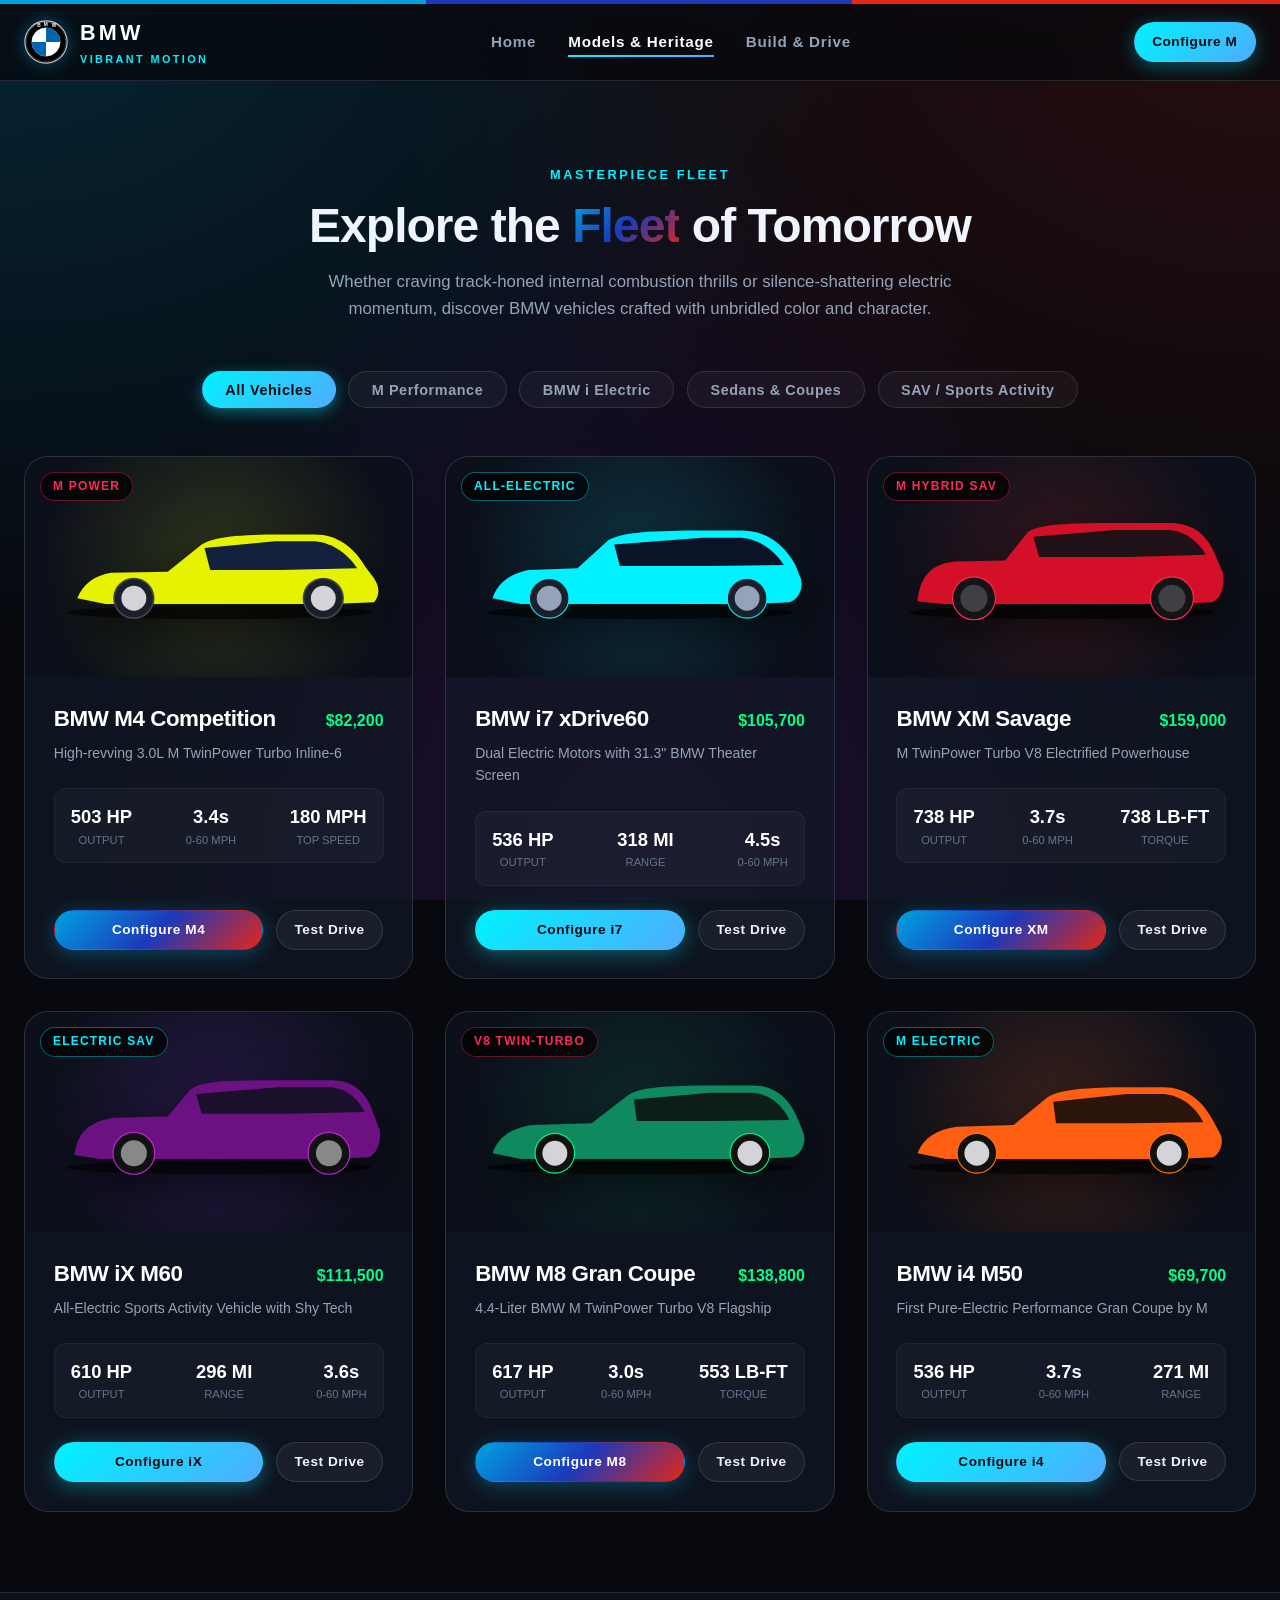
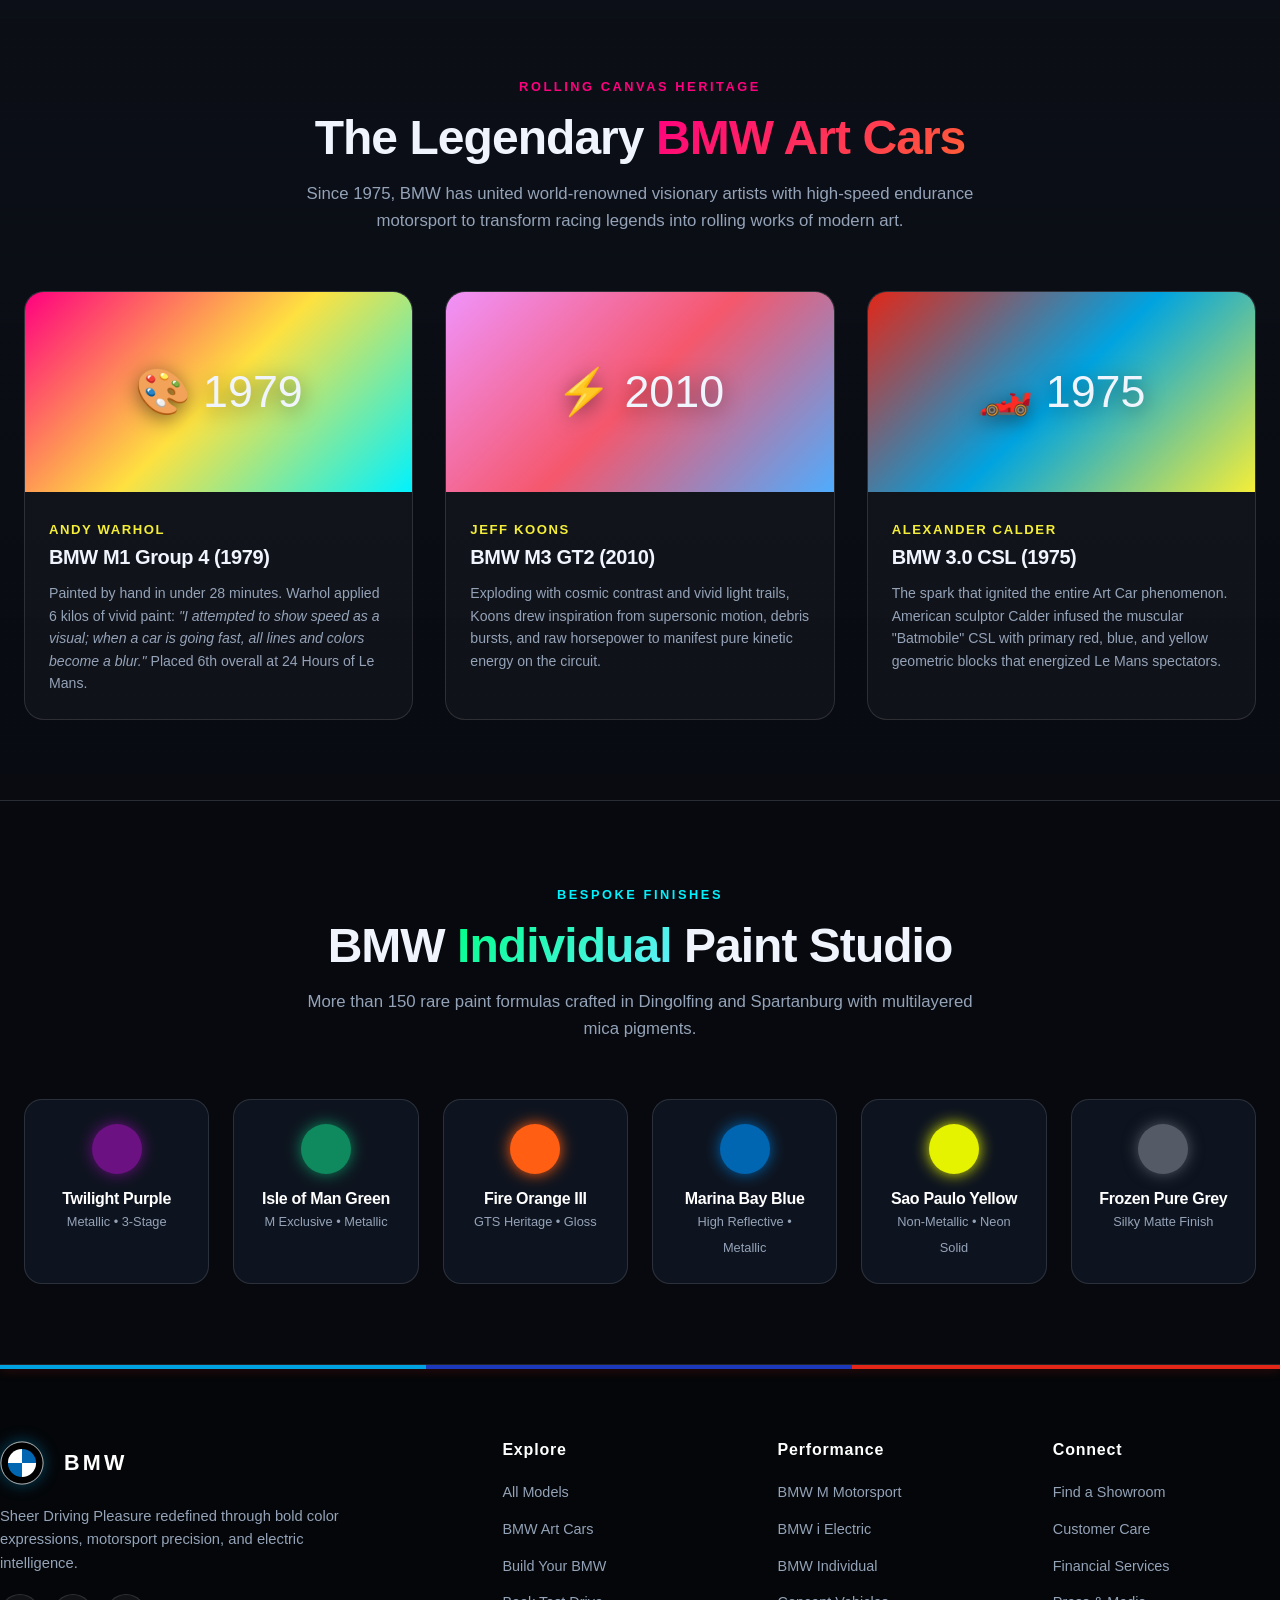
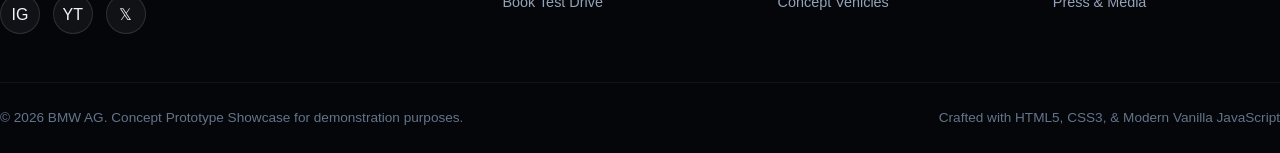
<file: models.html>
<!DOCTYPE html>
<html lang="en">
<head>
  <meta charset="UTF-8">
  <meta name="viewport" content="width=device-width, initial-scale=1.0">
  <title>BMW Models & Art Heritage | The Vibrant Lineup</title>
  <link rel="stylesheet" href="css/style.css">
</head>
<body>

  <!-- BMW M Heritage Stripe -->
  <div class="m-brand-stripe"></div>

  <!-- Header Navigation -->
  <header class="site-header">
    <div class="container navbar">
      <a href="index.html" class="nav-brand">
        <!-- BMW SVG Roundel -->
        <svg class="bmw-logo-svg" viewBox="0 0 100 100" xmlns="http://www.w3.org/2000/svg">
          <circle cx="50" cy="50" r="48" fill="#000000" stroke="#cccccc" stroke-width="2.5"/>
          <circle cx="50" cy="50" r="45" fill="none" stroke="#777777" stroke-width="1"/>
          <circle cx="50" cy="50" r="32" fill="#000000" stroke="#ffffff" stroke-width="1.5"/>
          <path d="M50,50 L50,18 A32,32 0 0,1 82,50 Z" fill="#0066b1"/>
          <path d="M50,50 L82,50 A32,32 0 0,1 50,82 Z" fill="#ffffff"/>
          <path d="M50,50 L50,82 A32,32 0 0,1 18,50 Z" fill="#0066b1"/>
          <path d="M50,50 L18,50 A32,32 0 0,1 50,18 Z" fill="#ffffff"/>
          <text x="30" y="16" fill="#ffffff" font-size="11" font-family="'Segoe UI', Arial, sans-serif" font-weight="900">B</text>
          <text x="45" y="13" fill="#ffffff" font-size="11" font-family="'Segoe UI', Arial, sans-serif" font-weight="900">M</text>
          <text x="63" y="16" fill="#ffffff" font-size="11" font-family="'Segoe UI', Arial, sans-serif" font-weight="900">W</text>
        </svg>
        <div class="brand-text">
          <span class="brand-title">BMW</span>
          <span class="brand-subtitle">Vibrant Motion</span>
        </div>
      </a>

      <button class="nav-toggle" aria-label="Toggle navigation" aria-expanded="false">☰</button>

      <ul class="nav-links">
        <li><a href="index.html" class="nav-link">Home</a></li>
        <li><a href="models.html" class="nav-link active">Models & Heritage</a></li>
        <li><a href="experience.html" class="nav-link">Build & Drive</a></li>
      </ul>

      <div class="nav-actions">
        <a href="experience.html" class="btn btn-electric btn-sm">Configure M</a>
      </div>
    </div>
  </header>

  <main>
    <!-- Page Hero Banner -->
    <section class="section" style="padding-bottom: 2rem;">
      <div class="container text-center" style="text-align: center;">
        <span class="section-badge">Masterpiece Fleet</span>
        <h1 class="section-title">Explore the <span class="gradient-text-m">Fleet</span> of Tomorrow</h1>
        <p class="section-desc" style="max-width: 650px; margin: 0 auto;">
          Whether craving track-honed internal combustion thrills or silence-shattering electric momentum, discover BMW vehicles crafted with unbridled color and character.
        </p>
      </div>
    </section>

    <!-- Filterable Models Grid Section -->
    <section class="section" style="padding-top: 1rem;">
      <div class="container">
        <!-- Filter Tabs -->
        <div class="filter-bar">
          <button class="filter-btn active" data-filter="all">All Vehicles</button>
          <button class="filter-btn" data-filter="m-power">M Performance</button>
          <button class="filter-btn" data-filter="electric">BMW i Electric</button>
          <button class="filter-btn" data-filter="sedan">Sedans & Coupes</button>
          <button class="filter-btn" data-filter="sav">SAV / Sports Activity</button>
        </div>

        <!-- Models Grid -->
        <div class="models-grid" id="modelsGrid">
          
          <!-- Card 1: M4 Competition -->
          <article class="model-card" data-category="m-power sedan">
            <div class="model-img-wrap" style="background: radial-gradient(circle, rgba(229, 242, 0, 0.15) 0%, rgba(11, 15, 25, 0.9) 80%);">
              <span class="model-badge badge-m">M POWER</span>
              <svg class="model-img" viewBox="0 0 600 220" xmlns="http://www.w3.org/2000/svg">
                <ellipse cx="300" cy="190" rx="270" ry="12" fill="#000" opacity="0.6"/>
                <!-- Car Body -->
                <path d="M50,165 C60,140 80,125 110,120 L210,118 L270,70 C290,56 340,52 410,52 L470,52 C510,52 540,75 560,110 L575,130 C585,145 585,160 575,172 L500,175 L100,175 Z" fill="#E5F200"/>
                <path d="M275,76 L400,64 L465,64 C495,64 525,82 545,112 L410,115 L285,115 Z" fill="#14213d"/>
                <!-- Wheels -->
                <circle cx="150" cy="165" r="35" fill="#1a1f2c" stroke="#444" stroke-width="3"/>
                <circle cx="150" cy="165" r="22" fill="#d4d4d8"/>
                <circle cx="485" cy="165" r="35" fill="#1a1f2c" stroke="#444" stroke-width="3"/>
                <circle cx="485" cy="165" r="22" fill="#d4d4d8"/>
              </svg>
            </div>
            <div class="model-info">
              <div class="model-title-row">
                <h3 class="model-title">BMW M4 Competition</h3>
                <span class="model-price">$82,200</span>
              </div>
              <p class="model-subtitle">High-revving 3.0L M TwinPower Turbo Inline-6</p>
              <div class="model-stats-row">
                <div class="stat-item">
                  <div class="val">503 HP</div>
                  <div class="lbl">Output</div>
                </div>
                <div class="stat-item">
                  <div class="val">3.4s</div>
                  <div class="lbl">0-60 MPH</div>
                </div>
                <div class="stat-item">
                  <div class="val">180 MPH</div>
                  <div class="lbl">Top Speed</div>
                </div>
              </div>
              <div class="model-actions">
                <a href="experience.html" class="btn btn-primary btn-sm" style="flex: 1;">Configure M4</a>
                <a href="experience.html#testdrive" class="btn btn-glass btn-sm">Test Drive</a>
              </div>
            </div>
          </article>

          <!-- Card 2: BMW i7 xDrive60 -->
          <article class="model-card" data-category="electric sedan">
            <div class="model-img-wrap" style="background: radial-gradient(circle, rgba(0, 242, 254, 0.15) 0%, rgba(11, 15, 25, 0.9) 80%);">
              <span class="model-badge badge-electric">ALL-ELECTRIC</span>
              <svg class="model-img" viewBox="0 0 600 220" xmlns="http://www.w3.org/2000/svg">
                <ellipse cx="300" cy="190" rx="270" ry="12" fill="#000" opacity="0.6"/>
                <!-- Car Body -->
                <path d="M40,165 C50,135 75,120 105,115 L190,112 L245,62 C270,48 320,45 420,45 L480,45 C525,45 555,70 575,105 L585,130 C590,148 580,168 565,172 L500,175 L90,175 Z" fill="#00f2fe"/>
                <path d="M255,70 L410,58 L475,58 C505,58 535,76 555,106 L420,108 L265,108 Z" fill="#0b1329"/>
                <!-- Wheels -->
                <circle cx="140" cy="165" r="35" fill="#1a1f2c" stroke="#00f2fe" stroke-width="2"/>
                <circle cx="140" cy="165" r="22" fill="#94a3b8"/>
                <circle cx="490" cy="165" r="35" fill="#1a1f2c" stroke="#00f2fe" stroke-width="2"/>
                <circle cx="490" cy="165" r="22" fill="#94a3b8"/>
              </svg>
            </div>
            <div class="model-info">
              <div class="model-title-row">
                <h3 class="model-title">BMW i7 xDrive60</h3>
                <span class="model-price">$105,700</span>
              </div>
              <p class="model-subtitle">Dual Electric Motors with 31.3" BMW Theater Screen</p>
              <div class="model-stats-row">
                <div class="stat-item">
                  <div class="val">536 HP</div>
                  <div class="lbl">Output</div>
                </div>
                <div class="stat-item">
                  <div class="val">318 MI</div>
                  <div class="lbl">Range</div>
                </div>
                <div class="stat-item">
                  <div class="val">4.5s</div>
                  <div class="lbl">0-60 MPH</div>
                </div>
              </div>
              <div class="model-actions">
                <a href="experience.html" class="btn btn-electric btn-sm" style="flex: 1;">Configure i7</a>
                <a href="experience.html#testdrive" class="btn btn-glass btn-sm">Test Drive</a>
              </div>
            </div>
          </article>

          <!-- Card 3: BMW XM Label Red -->
          <article class="model-card" data-category="m-power sav">
            <div class="model-img-wrap" style="background: radial-gradient(circle, rgba(226, 39, 24, 0.18) 0%, rgba(11, 15, 25, 0.9) 80%);">
              <span class="model-badge badge-m">M HYBRID SAV</span>
              <svg class="model-img" viewBox="0 0 600 220" xmlns="http://www.w3.org/2000/svg">
                <ellipse cx="300" cy="190" rx="270" ry="12" fill="#000" opacity="0.6"/>
                <!-- SAV Body -->
                <path d="M45,170 C50,125 70,105 110,100 L200,98 L240,48 C260,35 300,32 400,32 L490,32 C530,32 555,50 570,85 L585,120 C590,145 580,168 565,172 L500,175 L90,175 Z" fill="#D31027"/>
                <path d="M250,56 L395,44 L485,44 C515,44 540,62 555,88 L420,92 L260,92 Z" fill="#1f1115"/>
                <!-- Wheels 22" -->
                <circle cx="145" cy="165" r="38" fill="#141416" stroke="#ff2a54" stroke-width="2"/>
                <circle cx="145" cy="165" r="24" fill="#3f3f46"/>
                <circle cx="495" cy="165" r="38" fill="#141416" stroke="#ff2a54" stroke-width="2"/>
                <circle cx="495" cy="165" r="24" fill="#3f3f46"/>
              </svg>
            </div>
            <div class="model-info">
              <div class="model-title-row">
                <h3 class="model-title">BMW XM Savage</h3>
                <span class="model-price">$159,000</span>
              </div>
              <p class="model-subtitle">M TwinPower Turbo V8 Electrified Powerhouse</p>
              <div class="model-stats-row">
                <div class="stat-item">
                  <div class="val">738 HP</div>
                  <div class="lbl">Output</div>
                </div>
                <div class="stat-item">
                  <div class="val">3.7s</div>
                  <div class="lbl">0-60 MPH</div>
                </div>
                <div class="stat-item">
                  <div class="val">738 LB-FT</div>
                  <div class="lbl">Torque</div>
                </div>
              </div>
              <div class="model-actions">
                <a href="experience.html" class="btn btn-primary btn-sm" style="flex: 1;">Configure XM</a>
                <a href="experience.html#testdrive" class="btn btn-glass btn-sm">Test Drive</a>
              </div>
            </div>
          </article>

          <!-- Card 4: BMW iX M60 -->
          <article class="model-card" data-category="electric sav">
            <div class="model-img-wrap" style="background: radial-gradient(circle, rgba(138, 43, 226, 0.2) 0%, rgba(11, 15, 25, 0.9) 80%);">
              <span class="model-badge badge-electric">ELECTRIC SAV</span>
              <svg class="model-img" viewBox="0 0 600 220" xmlns="http://www.w3.org/2000/svg">
                <ellipse cx="300" cy="190" rx="270" ry="12" fill="#000" opacity="0.6"/>
                <path d="M45,168 C50,125 75,108 115,102 L210,100 L250,52 C270,38 310,36 410,36 L500,36 C535,36 560,55 572,90 L585,125 C588,148 578,168 565,172 L500,175 L90,175 Z" fill="#6B1182"/>
                <path d="M260,60 L405,48 L495,48 C520,48 545,64 558,92 L425,95 L270,95 Z" fill="#1b102b"/>
                <circle cx="150" cy="165" r="37" fill="#111" stroke="#c026d3" stroke-width="2"/>
                <circle cx="150" cy="165" r="23" fill="#888"/>
                <circle cx="495" cy="165" r="37" fill="#111" stroke="#c026d3" stroke-width="2"/>
                <circle cx="495" cy="165" r="23" fill="#888"/>
              </svg>
            </div>
            <div class="model-info">
              <div class="model-title-row">
                <h3 class="model-title">BMW iX M60</h3>
                <span class="model-price">$111,500</span>
              </div>
              <p class="model-subtitle">All-Electric Sports Activity Vehicle with Shy Tech</p>
              <div class="model-stats-row">
                <div class="stat-item">
                  <div class="val">610 HP</div>
                  <div class="lbl">Output</div>
                </div>
                <div class="stat-item">
                  <div class="val">296 MI</div>
                  <div class="lbl">Range</div>
                </div>
                <div class="stat-item">
                  <div class="val">3.6s</div>
                  <div class="lbl">0-60 MPH</div>
                </div>
              </div>
              <div class="model-actions">
                <a href="experience.html" class="btn btn-electric btn-sm" style="flex: 1;">Configure iX</a>
                <a href="experience.html#testdrive" class="btn btn-glass btn-sm">Test Drive</a>
              </div>
            </div>
          </article>

          <!-- Card 5: BMW M8 Competition Gran Coupe -->
          <article class="model-card" data-category="m-power sedan">
            <div class="model-img-wrap" style="background: radial-gradient(circle, rgba(15, 138, 95, 0.2) 0%, rgba(11, 15, 25, 0.9) 80%);">
              <span class="model-badge badge-m">V8 TWIN-TURBO</span>
              <svg class="model-img" viewBox="0 0 600 220" xmlns="http://www.w3.org/2000/svg">
                <ellipse cx="300" cy="190" rx="270" ry="12" fill="#000" opacity="0.6"/>
                <path d="M40,165 C50,135 75,120 110,115 L215,112 L280,62 C300,48 350,45 430,45 L500,45 C540,45 565,68 580,105 L590,130 C595,148 585,168 570,172 L500,175 L90,175 Z" fill="#0F8A5F"/>
                <path d="M290,70 L425,58 L495,58 C525,58 550,76 565,106 L430,108 L295,108 Z" fill="#0c1e17"/>
                <circle cx="150" cy="165" r="35" fill="#111" stroke="#00ff87" stroke-width="2"/>
                <circle cx="150" cy="165" r="22" fill="#d4d4d8"/>
                <circle cx="495" cy="165" r="35" fill="#111" stroke="#00ff87" stroke-width="2"/>
                <circle cx="495" cy="165" r="22" fill="#d4d4d8"/>
              </svg>
            </div>
            <div class="model-info">
              <div class="model-title-row">
                <h3 class="model-title">BMW M8 Gran Coupe</h3>
                <span class="model-price">$138,800</span>
              </div>
              <p class="model-subtitle">4.4-Liter BMW M TwinPower Turbo V8 Flagship</p>
              <div class="model-stats-row">
                <div class="stat-item">
                  <div class="val">617 HP</div>
                  <div class="lbl">Output</div>
                </div>
                <div class="stat-item">
                  <div class="val">3.0s</div>
                  <div class="lbl">0-60 MPH</div>
                </div>
                <div class="stat-item">
                  <div class="val">553 LB-FT</div>
                  <div class="lbl">Torque</div>
                </div>
              </div>
              <div class="model-actions">
                <a href="experience.html" class="btn btn-primary btn-sm" style="flex: 1;">Configure M8</a>
                <a href="experience.html#testdrive" class="btn btn-glass btn-sm">Test Drive</a>
              </div>
            </div>
          </article>

          <!-- Card 6: BMW i4 M50 -->
          <article class="model-card" data-category="electric sedan m-power">
            <div class="model-img-wrap" style="background: radial-gradient(circle, rgba(255, 94, 19, 0.2) 0%, rgba(11, 15, 25, 0.9) 80%);">
              <span class="model-badge badge-electric">M ELECTRIC</span>
              <svg class="model-img" viewBox="0 0 600 220" xmlns="http://www.w3.org/2000/svg">
                <ellipse cx="300" cy="190" rx="270" ry="12" fill="#000" opacity="0.6"/>
                <path d="M45,165 C55,138 80,122 115,118 L215,115 L275,66 C295,52 345,48 420,48 L480,48 C520,48 550,72 568,108 L580,130 C588,146 580,165 568,172 L500,175 L95,175 Z" fill="#FF5E13"/>
                <path d="M285,74 L415,60 L475,60 C505,60 535,78 550,110 L418,112 L290,112 Z" fill="#2b140b"/>
                <circle cx="150" cy="165" r="35" fill="#111" stroke="#ff7b00" stroke-width="2"/>
                <circle cx="150" cy="165" r="22" fill="#d4d4d8"/>
                <circle cx="490" cy="165" r="35" fill="#111" stroke="#ff7b00" stroke-width="2"/>
                <circle cx="490" cy="165" r="22" fill="#d4d4d8"/>
              </svg>
            </div>
            <div class="model-info">
              <div class="model-title-row">
                <h3 class="model-title">BMW i4 M50</h3>
                <span class="model-price">$69,700</span>
              </div>
              <p class="model-subtitle">First Pure-Electric Performance Gran Coupe by M</p>
              <div class="model-stats-row">
                <div class="stat-item">
                  <div class="val">536 HP</div>
                  <div class="lbl">Output</div>
                </div>
                <div class="stat-item">
                  <div class="val">3.7s</div>
                  <div class="lbl">0-60 MPH</div>
                </div>
                <div class="stat-item">
                  <div class="val">271 MI</div>
                  <div class="lbl">Range</div>
                </div>
              </div>
              <div class="model-actions">
                <a href="experience.html" class="btn btn-electric btn-sm" style="flex: 1;">Configure i4</a>
                <a href="experience.html#testdrive" class="btn btn-glass btn-sm">Test Drive</a>
              </div>
            </div>
          </article>

        </div>
      </div>
    </section>

    <!-- BMW ART CARS SECTION -->
    <section class="art-car-section" id="artcars">
      <div class="container">
        <div class="section-head">
          <span class="section-badge" style="color: var(--neon-magenta);">Rolling Canvas Heritage</span>
          <h2 class="section-title">The Legendary <span class="gradient-text-sunset">BMW Art Cars</span></h2>
          <p class="section-desc">
            Since 1975, BMW has united world-renowned visionary artists with high-speed endurance motorsport to transform racing legends into rolling works of modern art.
          </p>
        </div>

        <div class="art-cards-grid">
          <!-- Warhol -->
          <article class="art-card">
            <div class="art-canvas-preview warhol">
              <div style="font-size: 2.8rem; filter: drop-shadow(0 4px 10px rgba(0,0,0,0.5));">🎨 1979</div>
            </div>
            <div class="art-card-details">
              <span class="art-artist">Andy Warhol</span>
              <h3 class="art-car-name">BMW M1 Group 4 (1979)</h3>
              <p class="art-desc">
                Painted by hand in under 28 minutes. Warhol applied 6 kilos of vivid paint: <em>"I attempted to show speed as a visual; when a car is going fast, all lines and colors become a blur."</em> Placed 6th overall at 24 Hours of Le Mans.
              </p>
            </div>
          </article>

          <!-- Koons -->
          <article class="art-card">
            <div class="art-canvas-preview koons">
              <div style="font-size: 2.8rem; filter: drop-shadow(0 4px 10px rgba(0,0,0,0.5));">⚡ 2010</div>
            </div>
            <div class="art-card-details">
              <span class="art-artist">Jeff Koons</span>
              <h3 class="art-car-name">BMW M3 GT2 (2010)</h3>
              <p class="art-desc">
                Exploding with cosmic contrast and vivid light trails, Koons drew inspiration from supersonic motion, debris bursts, and raw horsepower to manifest pure kinetic energy on the circuit.
              </p>
            </div>
          </article>

          <!-- Calder -->
          <article class="art-card">
            <div class="art-canvas-preview calder">
              <div style="font-size: 2.8rem; filter: drop-shadow(0 4px 10px rgba(0,0,0,0.5));">🏎️ 1975</div>
            </div>
            <div class="art-card-details">
              <span class="art-artist">Alexander Calder</span>
              <h3 class="art-car-name">BMW 3.0 CSL (1975)</h3>
              <p class="art-desc">
                The spark that ignited the entire Art Car phenomenon. American sculptor Calder infused the muscular "Batmobile" CSL with primary red, blue, and yellow geometric blocks that energized Le Mans spectators.
              </p>
            </div>
          </article>
        </div>
      </div>
    </section>

    <!-- BMW INDIVIDUAL PALETTE SHOWCASE -->
    <section class="section">
      <div class="container">
        <div class="section-head">
          <span class="section-badge">Bespoke Finishes</span>
          <h2 class="section-title">BMW <span class="gradient-text-aurora">Individual</span> Paint Studio</h2>
          <p class="section-desc">More than 150 rare paint formulas crafted in Dingolfing and Spartanburg with multilayered mica pigments.</p>
        </div>

        <div style="display: grid; grid-template-columns: repeat(auto-fit, minmax(180px, 1fr)); gap: 1.5rem;">
          <div style="background: var(--bg-card); border: 1px solid var(--glass-border); padding: 1.5rem; border-radius: 18px; text-align: center;">
            <div style="width: 50px; height: 50px; border-radius: 50%; background: #6B1182; margin: 0 auto 1rem auto; box-shadow: 0 0 15px #6B1182;"></div>
            <h4 style="color: #fff; font-size: 1rem;">Twilight Purple</h4>
            <span style="font-size: 0.8rem; color: var(--text-muted);">Metallic • 3-Stage</span>
          </div>

          <div style="background: var(--bg-card); border: 1px solid var(--glass-border); padding: 1.5rem; border-radius: 18px; text-align: center;">
            <div style="width: 50px; height: 50px; border-radius: 50%; background: #0F8A5F; margin: 0 auto 1rem auto; box-shadow: 0 0 15px #0F8A5F;"></div>
            <h4 style="color: #fff; font-size: 1rem;">Isle of Man Green</h4>
            <span style="font-size: 0.8rem; color: var(--text-muted);">M Exclusive • Metallic</span>
          </div>

          <div style="background: var(--bg-card); border: 1px solid var(--glass-border); padding: 1.5rem; border-radius: 18px; text-align: center;">
            <div style="width: 50px; height: 50px; border-radius: 50%; background: #FF5E13; margin: 0 auto 1rem auto; box-shadow: 0 0 15px #FF5E13;"></div>
            <h4 style="color: #fff; font-size: 1rem;">Fire Orange III</h4>
            <span style="font-size: 0.8rem; color: var(--text-muted);">GTS Heritage • Gloss</span>
          </div>

          <div style="background: var(--bg-card); border: 1px solid var(--glass-border); padding: 1.5rem; border-radius: 18px; text-align: center;">
            <div style="width: 50px; height: 50px; border-radius: 50%; background: #0066B1; margin: 0 auto 1rem auto; box-shadow: 0 0 15px #0066B1;"></div>
            <h4 style="color: #fff; font-size: 1rem;">Marina Bay Blue</h4>
            <span style="font-size: 0.8rem; color: var(--text-muted);">High Reflective • Metallic</span>
          </div>

          <div style="background: var(--bg-card); border: 1px solid var(--glass-border); padding: 1.5rem; border-radius: 18px; text-align: center;">
            <div style="width: 50px; height: 50px; border-radius: 50%; background: #E5F200; margin: 0 auto 1rem auto; box-shadow: 0 0 15px #E5F200;"></div>
            <h4 style="color: #fff; font-size: 1rem;">Sao Paulo Yellow</h4>
            <span style="font-size: 0.8rem; color: var(--text-muted);">Non-Metallic • Neon Solid</span>
          </div>

          <div style="background: var(--bg-card); border: 1px solid var(--glass-border); padding: 1.5rem; border-radius: 18px; text-align: center;">
            <div style="width: 50px; height: 50px; border-radius: 50%; background: #555B66; margin: 0 auto 1rem auto; box-shadow: 0 0 15px #555B66;"></div>
            <h4 style="color: #fff; font-size: 1rem;">Frozen Pure Grey</h4>
            <span style="font-size: 0.8rem; color: var(--text-muted);">Silky Matte Finish</span>
          </div>
        </div>
      </div>
    </section>
  </main>

  <!-- Global Footer -->
  <footer class="site-footer">
    <div class="m-brand-stripe"></div>
    <div class="container footer-top">
      <div class="footer-grid">
        <div class="footer-brand">
          <div class="nav-brand" style="margin-bottom: 0.8rem;">
            <svg class="bmw-logo-svg" viewBox="0 0 100 100" xmlns="http://www.w3.org/2000/svg">
              <circle cx="50" cy="50" r="48" fill="#000" stroke="#ccc" stroke-width="2"/>
              <path d="M50,50 L50,18 A32,32 0 0,1 82,50 Z" fill="#0066b1"/>
              <path d="M50,50 L82,50 A32,32 0 0,1 50,82 Z" fill="#ffffff"/>
              <path d="M50,50 L50,82 A32,32 0 0,1 18,50 Z" fill="#0066b1"/>
              <path d="M50,50 L18,50 A32,32 0 0,1 50,18 Z" fill="#ffffff"/>
            </svg>
            <span class="brand-title" style="margin-left: 8px;">BMW</span>
          </div>
          <p>Sheer Driving Pleasure redefined through bold color expressions, motorsport precision, and electric intelligence.</p>
          <div class="social-links">
            <a href="#" class="social-btn" aria-label="Instagram">IG</a>
            <a href="#" class="social-btn" aria-label="YouTube">YT</a>
            <a href="#" class="social-btn" aria-label="X">𝕏</a>
          </div>
        </div>

        <div class="footer-col">
          <h4>Explore</h4>
          <ul class="footer-links">
            <li><a href="models.html">All Models</a></li>
            <li><a href="#artcars">BMW Art Cars</a></li>
            <li><a href="experience.html">Build Your BMW</a></li>
            <li><a href="experience.html#testdrive">Book Test Drive</a></li>
          </ul>
        </div>

        <div class="footer-col">
          <h4>Performance</h4>
          <ul class="footer-links">
            <li><a href="#">BMW M Motorsport</a></li>
            <li><a href="#">BMW i Electric</a></li>
            <li><a href="#">BMW Individual</a></li>
            <li><a href="#">Concept Vehicles</a></li>
          </ul>
        </div>

        <div class="footer-col">
          <h4>Connect</h4>
          <ul class="footer-links">
            <li><a href="#">Find a Showroom</a></li>
            <li><a href="#">Customer Care</a></li>
            <li><a href="#">Financial Services</a></li>
            <li><a href="#">Press & Media</a></li>
          </ul>
        </div>
      </div>
    </div>

    <div class="container footer-bottom">
      <p>© 2026 BMW AG. Concept Prototype Showcase for demonstration purposes.</p>
      <p>Crafted with HTML5, CSS3, & Modern Vanilla JavaScript</p>
    </div>
  </footer>

  <script src="js/main.js"></script>
  <script src="js/customizer.js"></script>
</body>
</html>
</file>
<file: css/style.css>
/* ==========================================================================
   BMW VIBRANT - CORE STYLESHEET
   A colorful, high-performance static experience
   ========================================================================== */

:root {
  /* BMW Classic & Motorsport DNA */
  --bmw-blue: #0066b1;
  --m-cyan: #00a3e0;
  --m-navy: #1c39bb;
  --m-red: #e22718;

  /* Modern Cyber-Luxury Colorful Accents */
  --neon-cyan: #00f2fe;
  --neon-magenta: #ff007f;
  --neon-purple: #8a2be2;
  --neon-yellow: #f5ee38;
  --neon-green: #00ff87;
  --neon-orange: #ff5e36;

  /* Dark Theme Surfaces */
  --bg-primary: #07090e;
  --bg-secondary: #0f131d;
  --bg-card: rgba(18, 24, 38, 0.75);
  --bg-card-hover: rgba(26, 35, 56, 0.85);
  --glass-border: rgba(255, 255, 255, 0.12);
  --glass-border-active: rgba(0, 242, 254, 0.4);

  /* Typography Colors */
  --text-main: #f0f4fc;
  --text-muted: #94a3b8;
  --text-dim: #64748b;

  /* Vibrant Gradients */
  --grad-bmw-m: linear-gradient(135deg, #00a3e0 0%, #1c39bb 50%, #e22718 100%);
  --grad-electric: linear-gradient(135deg, #00f2fe 0%, #4facfe 100%);
  --grad-sunset: linear-gradient(135deg, #ff007f 0%, #ff5e36 100%);
  --grad-aurora: linear-gradient(135deg, #00ff87 0%, #60efff 100%);
  --grad-hyper: linear-gradient(135deg, #f5ee38 0%, #ff5e36 100%);
  --grad-violet: linear-gradient(135deg, #8a2be2 0%, #ff007f 100%);
  --grad-dark-mesh: radial-gradient(at 0% 0%, rgba(0, 163, 224, 0.18) 0px, transparent 50%),
                    radial-gradient(at 100% 0%, rgba(226, 39, 24, 0.15) 0px, transparent 50%),
                    radial-gradient(at 50% 100%, rgba(138, 43, 226, 0.2) 0px, transparent 60%);

  /* Animation Timings */
  --transition-fast: 0.2s cubic-bezier(0.4, 0, 0.2, 1);
  --transition-smooth: 0.35s cubic-bezier(0.16, 1, 0.3, 1);
  --transition-bounce: 0.5s cubic-bezier(0.34, 1.56, 0.64, 1);
}

/* Base Reset */
*, *::before, *::after {
  box-sizing: border-box;
  margin: 0;
  padding: 0;
}

html {
  scroll-behavior: smooth;
  font-family: 'Segoe UI', -apple-system, BlinkMacSystemFont, Roboto, Oxygen, Ubuntu, Cantarell, sans-serif;
  background-color: var(--bg-primary);
  color: var(--text-main);
  overflow-x: hidden;
}

body {
  min-height: 100vh;
  display: flex;
  flex-direction: column;
  background-image: var(--grad-dark-mesh);
  background-attachment: fixed;
  background-repeat: no-repeat;
  background-size: cover;
  line-height: 1.6;
}

/* Scrollbar */
::-webkit-scrollbar {
  width: 10px;
}
::-webkit-scrollbar-track {
  background: var(--bg-primary);
}
::-webkit-scrollbar-thumb {
  background: linear-gradient(to bottom, var(--m-cyan), var(--m-navy), var(--m-red));
  border-radius: 5px;
}
::-webkit-scrollbar-thumb:hover {
  background: var(--neon-cyan);
}

/* Typography Helpers */
h1, h2, h3, h4, h5, h6 {
  font-weight: 800;
  line-height: 1.15;
  letter-spacing: -0.02em;
}

.gradient-text-m {
  background: var(--grad-bmw-m);
  -webkit-background-clip: text;
  -webkit-text-fill-color: transparent;
}

.gradient-text-electric {
  background: var(--grad-electric);
  -webkit-background-clip: text;
  -webkit-text-fill-color: transparent;
}

.gradient-text-sunset {
  background: var(--grad-sunset);
  -webkit-background-clip: text;
  -webkit-text-fill-color: transparent;
}

.gradient-text-aurora {
  background: var(--grad-aurora);
  -webkit-background-clip: text;
  -webkit-text-fill-color: transparent;
}

/* Layout Containers */
.container {
  width: 100%;
  max-width: 1280px;
  margin: 0 auto;
  padding: 0 1.5rem;
}

/* ==========================================================================
   HEADER & NAVIGATION
   ========================================================================== */
.site-header {
  position: sticky;
  top: 0;
  z-index: 1000;
  backdrop-filter: blur(16px);
  -webkit-backdrop-filter: blur(16px);
  background: rgba(7, 9, 14, 0.75);
  border-bottom: 1px solid var(--glass-border);
  transition: var(--transition-fast);
}

.site-header.scrolled {
  background: rgba(7, 9, 14, 0.92);
  box-shadow: 0 10px 30px rgba(0, 0, 0, 0.5);
  border-bottom: 1px solid rgba(0, 163, 224, 0.25);
}

/* M Performance Tricolor Top Strip */
.m-brand-stripe {
  height: 4px;
  width: 100%;
  background: linear-gradient(90deg, 
    #00a3e0 0%, #00a3e0 33.3%, 
    #1c39bb 33.3%, #1c39bb 66.6%, 
    #e22718 66.6%, #e22718 100%
  );
  box-shadow: 0 0 12px rgba(226, 39, 24, 0.4);
}

.navbar {
  display: flex;
  align-items: center;
  justify-content: space-between;
  height: 76px;
}

.nav-brand {
  display: flex;
  align-items: center;
  gap: 12px;
  text-decoration: none;
  color: var(--text-main);
}

.bmw-logo-svg {
  width: 44px;
  height: 44px;
  filter: drop-shadow(0 0 8px rgba(0, 163, 224, 0.4));
  transition: transform var(--transition-bounce);
}

.nav-brand:hover .bmw-logo-svg {
  transform: rotate(45deg) scale(1.08);
}

.brand-text {
  display: flex;
  flex-direction: column;
}

.brand-title {
  font-size: 1.35rem;
  font-weight: 900;
  letter-spacing: 0.15em;
  color: #ffffff;
}

.brand-subtitle {
  font-size: 0.68rem;
  text-transform: uppercase;
  letter-spacing: 0.22em;
  color: var(--neon-cyan);
  font-weight: 600;
}

.nav-links {
  display: flex;
  align-items: center;
  list-style: none;
  gap: 2rem;
}

.nav-link {
  text-decoration: none;
  color: var(--text-muted);
  font-weight: 600;
  font-size: 0.95rem;
  letter-spacing: 0.05em;
  position: relative;
  padding: 0.4rem 0;
  transition: color var(--transition-fast);
}

.nav-link::after {
  content: '';
  position: absolute;
  bottom: 0;
  left: 0;
  width: 0%;
  height: 2px;
  background: var(--grad-electric);
  transition: width var(--transition-smooth);
}

.nav-link:hover,
.nav-link.active {
  color: #ffffff;
}

.nav-link.active::after,
.nav-link:hover::after {
  width: 100%;
}

.nav-actions {
  display: flex;
  align-items: center;
  gap: 1rem;
}

.nav-toggle {
  display: none;
  background: none;
  border: none;
  color: var(--text-main);
  font-size: 1.5rem;
  cursor: pointer;
  padding: 8px;
}

/* Buttons */
.btn {
  display: inline-flex;
  align-items: center;
  justify-content: center;
  gap: 0.6rem;
  padding: 0.8rem 1.6rem;
  border-radius: 9999px;
  font-weight: 700;
  font-size: 0.95rem;
  letter-spacing: 0.04em;
  text-decoration: none;
  cursor: pointer;
  transition: all var(--transition-smooth);
  border: 1px solid transparent;
}

.btn-primary {
  background: var(--grad-bmw-m);
  color: #ffffff;
  box-shadow: 0 4px 20px rgba(0, 163, 224, 0.35);
}

.btn-primary:hover {
  transform: translateY(-2px);
  box-shadow: 0 8px 25px rgba(226, 39, 24, 0.45);
}

.btn-electric {
  background: var(--grad-electric);
  color: #07090e;
  box-shadow: 0 4px 20px rgba(0, 242, 254, 0.35);
}

.btn-electric:hover {
  transform: translateY(-2px);
  box-shadow: 0 8px 30px rgba(0, 242, 254, 0.6);
}

.btn-glass {
  background: rgba(255, 255, 255, 0.05);
  border: 1px solid var(--glass-border);
  color: var(--text-main);
  backdrop-filter: blur(10px);
}

.btn-glass:hover {
  background: rgba(255, 255, 255, 0.12);
  border-color: var(--neon-cyan);
  color: #ffffff;
  transform: translateY(-2px);
  box-shadow: 0 0 20px rgba(0, 242, 254, 0.25);
}

.btn-sm {
  padding: 0.5rem 1.1rem;
  font-size: 0.85rem;
}

.btn-sound {
  background: linear-gradient(135deg, #1f293d, #141c2b);
  border: 1px solid rgba(255, 0, 127, 0.35);
  color: #ff5e9c;
  cursor: pointer;
  transition: all var(--transition-fast);
}

.btn-sound:hover, .btn-sound.playing {
  border-color: var(--neon-magenta);
  box-shadow: 0 0 25px rgba(255, 0, 127, 0.6);
  color: #ffffff;
  background: linear-gradient(135deg, #ff007f, #8a2be2);
}

/* ==========================================================================
   HERO SECTION (HOME)
   ========================================================================== */
.hero-section {
  position: relative;
  padding: 4rem 0 6rem 0;
  overflow: hidden;
}

.hero-glow-blob {
  position: absolute;
  width: 500px;
  height: 500px;
  border-radius: 50%;
  filter: blur(140px);
  opacity: 0.35;
  pointer-events: none;
  z-index: 0;
  transition: background 0.8s ease;
}

.blob-1 {
  top: -100px;
  left: -100px;
  background: var(--neon-cyan);
}

.blob-2 {
  top: 15%;
  right: -100px;
  background: var(--neon-magenta);
}

.hero-content {
  position: relative;
  z-index: 2;
  text-align: center;
  max-width: 860px;
  margin: 0 auto;
}

.hero-badge {
  display: inline-flex;
  align-items: center;
  gap: 8px;
  padding: 6px 18px;
  border-radius: 9999px;
  background: rgba(255, 255, 255, 0.06);
  border: 1px solid var(--glass-border);
  font-size: 0.85rem;
  font-weight: 700;
  letter-spacing: 0.1em;
  text-transform: uppercase;
  margin-bottom: 1.5rem;
}

.hero-badge .pulse-dot {
  width: 8px;
  height: 8px;
  border-radius: 50%;
  background: var(--neon-green);
  box-shadow: 0 0 10px var(--neon-green);
  animation: pulse 1.8s infinite;
}

@keyframes pulse {
  0% { transform: scale(0.9); opacity: 0.7; }
  50% { transform: scale(1.3); opacity: 1; box-shadow: 0 0 15px var(--neon-green); }
  100% { transform: scale(0.9); opacity: 0.7; }
}

.hero-title {
  font-size: clamp(2.5rem, 6vw, 4.8rem);
  font-weight: 900;
  line-height: 1.05;
  margin-bottom: 1.2rem;
  text-transform: uppercase;
}

.hero-lead {
  font-size: 1.2rem;
  color: var(--text-muted);
  max-width: 680px;
  margin: 0 auto 2.2rem auto;
  font-weight: 400;
}

.hero-buttons {
  display: flex;
  flex-wrap: wrap;
  gap: 1.2rem;
  justify-content: center;
  margin-bottom: 3.5rem;
}

/* ==========================================================================
   INTERACTIVE CAR STUDIO / COLOR CONFIGURATOR
   ========================================================================== */
.studio-container {
  position: relative;
  background: linear-gradient(180deg, rgba(17, 24, 39, 0.8) 0%, rgba(9, 13, 22, 0.95) 100%);
  border: 1px solid var(--glass-border);
  border-radius: 28px;
  padding: 2.5rem 2rem 2rem 2rem;
  backdrop-filter: blur(20px);
  box-shadow: 0 20px 50px rgba(0, 0, 0, 0.6);
  margin-top: 1rem;
  overflow: hidden;
}

.studio-header {
  display: flex;
  justify-content: space-between;
  align-items: center;
  flex-wrap: wrap;
  gap: 1.5rem;
  margin-bottom: 1.5rem;
  padding-bottom: 1.2rem;
  border-bottom: 1px solid rgba(255, 255, 255, 0.08);
}

.studio-badge {
  color: var(--neon-cyan);
  font-size: 0.85rem;
  font-weight: 700;
  letter-spacing: 0.15em;
  text-transform: uppercase;
}

.studio-car-name {
  font-size: 1.6rem;
  color: #ffffff;
  font-weight: 800;
}

.studio-controls-top {
  display: flex;
  align-items: center;
  gap: 1rem;
}

/* Canvas / Car Stage */
.car-stage {
  position: relative;
  display: flex;
  align-items: center;
  justify-content: center;
  min-height: 380px;
  padding: 1.5rem 0 2rem 0;
}

.car-underglow {
  position: absolute;
  bottom: 25px;
  left: 50%;
  transform: translateX(-50%);
  width: 78%;
  height: 45px;
  background: var(--neon-cyan);
  border-radius: 50%;
  filter: blur(45px);
  opacity: 0.65;
  transition: all 0.6s cubic-bezier(0.16, 1, 0.3, 1);
  pointer-events: none;
}

.car-svg-wrap {
  position: relative;
  width: 100%;
  max-width: 820px;
  z-index: 2;
  transition: transform 0.4s ease;
}

.car-svg-wrap:hover {
  transform: scale(1.02);
}

.car-svg-graphic {
  width: 100%;
  height: auto;
  display: block;
}

/* Dynamic Car Body Paint fill transition */
.car-paint {
  transition: fill 0.5s ease;
}

/* Color Swatches Panel */
.color-picker-bar {
  display: flex;
  flex-direction: column;
  align-items: center;
  gap: 1.2rem;
  margin-top: 1.5rem;
  background: rgba(11, 15, 25, 0.85);
  border: 1px solid var(--glass-border);
  padding: 1.2rem 1.8rem;
  border-radius: 20px;
}

.swatch-group {
  display: flex;
  flex-wrap: wrap;
  justify-content: center;
  gap: 1rem;
}

.swatch-btn {
  width: 44px;
  height: 44px;
  border-radius: 50%;
  border: 3px solid rgba(255, 255, 255, 0.2);
  cursor: pointer;
  position: relative;
  transition: all var(--transition-bounce);
  box-shadow: 0 4px 12px rgba(0, 0, 0, 0.4);
}

.swatch-btn:hover {
  transform: scale(1.18);
  border-color: #ffffff;
}

.swatch-btn.active {
  transform: scale(1.22);
  border-color: #ffffff;
  box-shadow: 0 0 20px var(--swatch-glow, rgba(255, 255, 255, 0.8));
}

.swatch-btn.active::after {
  content: '✓';
  position: absolute;
  top: 50%;
  left: 50%;
  transform: translate(-50%, -50%);
  color: #ffffff;
  font-size: 0.9rem;
  font-weight: 900;
  text-shadow: 0 1px 3px rgba(0, 0, 0, 0.8);
}

.color-indicator-text {
  font-size: 0.95rem;
  color: var(--text-muted);
  font-weight: 600;
}

.color-indicator-text span {
  color: #ffffff;
  font-weight: 700;
}

/* Quick Specs Row */
.quick-specs-grid {
  display: grid;
  grid-template-columns: repeat(auto-fit, minmax(160px, 1fr));
  gap: 1rem;
  margin-top: 1.8rem;
  padding-top: 1.5rem;
  border-top: 1px solid rgba(255, 255, 255, 0.08);
}

.spec-chip {
  background: rgba(255, 255, 255, 0.03);
  border: 1px solid rgba(255, 255, 255, 0.06);
  padding: 1rem;
  border-radius: 16px;
  text-align: center;
  transition: var(--transition-fast);
}

.spec-chip:hover {
  background: rgba(255, 255, 255, 0.07);
  border-color: var(--glass-border-active);
  transform: translateY(-3px);
}

.spec-value {
  font-size: 1.5rem;
  font-weight: 900;
  color: #ffffff;
}

.spec-label {
  font-size: 0.78rem;
  color: var(--text-muted);
  text-transform: uppercase;
  letter-spacing: 0.08em;
  margin-top: 0.2rem;
}

/* ==========================================================================
   FEATURE CARDS & HIGHLIGHTS
   ========================================================================== */
.section {
  padding: 5rem 0;
  position: relative;
}

.section-head {
  text-align: center;
  max-width: 700px;
  margin: 0 auto 3.5rem auto;
}

.section-badge {
  display: inline-block;
  color: var(--neon-cyan);
  font-size: 0.8rem;
  font-weight: 800;
  letter-spacing: 0.2em;
  text-transform: uppercase;
  margin-bottom: 0.8rem;
}

.section-title {
  font-size: clamp(2rem, 4vw, 3rem);
  margin-bottom: 1rem;
}

.section-desc {
  color: var(--text-muted);
  font-size: 1.05rem;
}

/* Grid of Vibrant Cards */
.feature-grid {
  display: grid;
  grid-template-columns: repeat(auto-fit, minmax(320px, 1fr));
  gap: 2rem;
}

.feature-card {
  position: relative;
  background: var(--bg-card);
  border: 1px solid var(--glass-border);
  border-radius: 24px;
  padding: 2.2rem;
  overflow: hidden;
  transition: all var(--transition-smooth);
}

.feature-card::before {
  content: '';
  position: absolute;
  top: 0;
  left: 0;
  width: 100%;
  height: 4px;
  background: var(--card-gradient, var(--grad-electric));
  opacity: 0.8;
}

.feature-card:hover {
  transform: translateY(-8px);
  background: var(--bg-card-hover);
  border-color: rgba(255, 255, 255, 0.25);
  box-shadow: 0 20px 40px rgba(0, 0, 0, 0.4), 0 0 25px var(--card-glow, rgba(0, 242, 254, 0.2));
}

.feature-icon-box {
  width: 60px;
  height: 60px;
  border-radius: 16px;
  display: flex;
  align-items: center;
  justify-content: center;
  background: rgba(255, 255, 255, 0.05);
  margin-bottom: 1.5rem;
  border: 1px solid var(--glass-border);
  font-size: 1.8rem;
}

.feature-card h3 {
  font-size: 1.35rem;
  margin-bottom: 0.8rem;
  color: #ffffff;
}

.feature-card p {
  color: var(--text-muted);
  font-size: 0.95rem;
  line-height: 1.6;
}

/* ==========================================================================
   MODELS PAGE STYLES (models.html)
   ========================================================================== */
.filter-bar {
  display: flex;
  flex-wrap: wrap;
  justify-content: center;
  gap: 0.8rem;
  margin-bottom: 3rem;
}

.filter-btn {
  background: rgba(255, 255, 255, 0.04);
  border: 1px solid var(--glass-border);
  color: var(--text-muted);
  padding: 0.6rem 1.4rem;
  border-radius: 9999px;
  font-weight: 700;
  font-size: 0.9rem;
  letter-spacing: 0.04em;
  cursor: pointer;
  transition: all var(--transition-fast);
}

.filter-btn:hover {
  background: rgba(255, 255, 255, 0.1);
  color: #ffffff;
}

.filter-btn.active {
  background: var(--grad-electric);
  color: #07090e;
  border-color: transparent;
  box-shadow: 0 4px 15px rgba(0, 242, 254, 0.4);
}

.models-grid {
  display: grid;
  grid-template-columns: repeat(auto-fill, minmax(350px, 1fr));
  gap: 2rem;
}

.model-card {
  background: var(--bg-card);
  border: 1px solid var(--glass-border);
  border-radius: 24px;
  overflow: hidden;
  transition: all var(--transition-smooth);
  display: flex;
  flex-direction: column;
}

.model-card:hover {
  transform: translateY(-8px);
  border-color: rgba(255, 255, 255, 0.3);
  box-shadow: 0 20px 40px rgba(0, 0, 0, 0.5);
}

.model-img-wrap {
  position: relative;
  height: 220px;
  background: radial-gradient(circle at center, rgba(30, 41, 64, 0.6) 0%, rgba(11, 15, 25, 0.9) 100%);
  display: flex;
  align-items: center;
  justify-content: center;
  overflow: hidden;
  padding: 1.5rem;
}

.model-img {
  width: 100%;
  max-height: 180px;
  object-fit: contain;
  transition: transform 0.5s ease;
  filter: drop-shadow(0 15px 20px rgba(0, 0, 0, 0.6));
}

.model-card:hover .model-img {
  transform: scale(1.08) translateX(6px);
}

.model-badge {
  position: absolute;
  top: 15px;
  left: 15px;
  padding: 4px 12px;
  border-radius: 9999px;
  font-size: 0.75rem;
  font-weight: 800;
  letter-spacing: 0.1em;
  text-transform: uppercase;
  background: rgba(0, 0, 0, 0.7);
  backdrop-filter: blur(8px);
  border: 1px solid rgba(255, 255, 255, 0.15);
}

.badge-m {
  color: #ff2a54;
  border-color: rgba(255, 42, 84, 0.4);
}

.badge-electric {
  color: var(--neon-cyan);
  border-color: rgba(0, 242, 254, 0.4);
}

.badge-luxury {
  color: var(--neon-yellow);
  border-color: rgba(245, 238, 56, 0.4);
}

.model-info {
  padding: 1.8rem;
  display: flex;
  flex-direction: column;
  flex-grow: 1;
}

.model-title-row {
  display: flex;
  justify-content: space-between;
  align-items: baseline;
  margin-bottom: 0.5rem;
}

.model-title {
  font-size: 1.4rem;
  color: #ffffff;
  font-weight: 800;
}

.model-price {
  font-size: 1rem;
  color: var(--neon-green);
  font-weight: 700;
}

.model-subtitle {
  color: var(--text-muted);
  font-size: 0.88rem;
  margin-bottom: 1.5rem;
}

.model-stats-row {
  display: flex;
  justify-content: space-between;
  background: rgba(255, 255, 255, 0.03);
  border-radius: 12px;
  padding: 0.8rem 1rem;
  margin-bottom: 1.5rem;
  border: 1px solid rgba(255, 255, 255, 0.05);
}

.stat-item {
  text-align: center;
}

.stat-item .val {
  font-size: 1.15rem;
  font-weight: 800;
  color: #ffffff;
}

.stat-item .lbl {
  font-size: 0.7rem;
  color: var(--text-dim);
  text-transform: uppercase;
}

.model-actions {
  margin-top: auto;
  display: flex;
  gap: 0.8rem;
}

/* ART CARS GALLERY SECTION */
.art-car-section {
  background: linear-gradient(180deg, rgba(15, 19, 29, 0.6) 0%, rgba(9, 11, 18, 0.9) 100%);
  border-top: 1px solid var(--glass-border);
  border-bottom: 1px solid var(--glass-border);
  padding: 5rem 0;
}

.art-cards-grid {
  display: grid;
  grid-template-columns: repeat(auto-fit, minmax(300px, 1fr));
  gap: 2rem;
  margin-top: 2.5rem;
}

.art-card {
  background: rgba(255, 255, 255, 0.03);
  border: 1px solid var(--glass-border);
  border-radius: 20px;
  overflow: hidden;
  transition: transform var(--transition-smooth);
}

.art-card:hover {
  transform: translateY(-6px);
  border-color: var(--neon-magenta);
}

.art-canvas-preview {
  height: 200px;
  position: relative;
  overflow: hidden;
  display: flex;
  align-items: center;
  justify-content: center;
}

.art-canvas-preview.warhol {
  background: linear-gradient(135deg, #ff007f 0%, #fee140 50%, #00f2fe 100%);
}

.art-canvas-preview.koons {
  background: linear-gradient(135deg, #f093fb 0%, #f5576c 50%, #4facfe 100%);
}

.art-canvas-preview.calder {
  background: linear-gradient(135deg, #e22718 0%, #00a3e0 50%, #f5ee38 100%);
}

.art-card-details {
  padding: 1.5rem;
}

.art-artist {
  color: var(--neon-yellow);
  font-size: 0.82rem;
  font-weight: 800;
  letter-spacing: 0.12em;
  text-transform: uppercase;
}

.art-car-name {
  font-size: 1.25rem;
  font-weight: 800;
  margin: 0.3rem 0 0.8rem 0;
}

.art-desc {
  font-size: 0.88rem;
  color: var(--text-muted);
}

/* ==========================================================================
   EXPERIENCE / BUILD & TEST DRIVE PAGE (experience.html)
   ========================================================================== */
.configurator-wrapper {
  display: grid;
  grid-template-columns: 1.2fr 0.8fr;
  gap: 2.5rem;
  align-items: start;
}

@media (max-width: 1024px) {
  .configurator-wrapper {
    grid-template-columns: 1fr;
  }
}

.builder-preview-box {
  background: var(--bg-card);
  border: 1px solid var(--glass-border);
  border-radius: 24px;
  padding: 2rem;
  position: sticky;
  top: 100px;
}

.builder-stage {
  min-height: 320px;
  display: flex;
  align-items: center;
  justify-content: center;
  position: relative;
  background: radial-gradient(circle at center, rgba(35, 47, 72, 0.5) 0%, rgba(10, 14, 23, 0.9) 100%);
  border-radius: 18px;
  overflow: hidden;
  margin-bottom: 1.5rem;
  border: 1px solid rgba(255, 255, 255, 0.05);
}

.builder-stage-glow {
  position: absolute;
  bottom: 20px;
  width: 70%;
  height: 40px;
  border-radius: 50%;
  filter: blur(35px);
  background: var(--neon-cyan);
  opacity: 0.7;
  transition: all 0.4s ease;
}

.builder-config-summary {
  background: rgba(255, 255, 255, 0.02);
  border: 1px solid rgba(255, 255, 255, 0.06);
  border-radius: 16px;
  padding: 1.2rem;
}

.summary-row {
  display: flex;
  justify-content: space-between;
  margin-bottom: 0.6rem;
  font-size: 0.9rem;
}

.summary-row.total {
  margin-top: 1rem;
  padding-top: 0.8rem;
  border-top: 1px solid var(--glass-border);
  font-size: 1.2rem;
  font-weight: 800;
}

.summary-row.total span:last-child {
  color: var(--neon-green);
}

/* Builder Controls */
.builder-steps-container {
  display: flex;
  flex-direction: column;
  gap: 2rem;
}

.builder-step-card {
  background: var(--bg-card);
  border: 1px solid var(--glass-border);
  border-radius: 24px;
  padding: 2rem;
}

.step-header {
  display: flex;
  align-items: center;
  gap: 1rem;
  margin-bottom: 1.2rem;
}

.step-num {
  width: 32px;
  height: 32px;
  border-radius: 50%;
  background: var(--grad-electric);
  color: #07090e;
  font-weight: 900;
  display: flex;
  align-items: center;
  justify-content: center;
  font-size: 0.9rem;
}

.step-title {
  font-size: 1.25rem;
  color: #ffffff;
}

/* Option Cards (Models, Wheels, Trims) */
.options-pill-grid {
  display: grid;
  grid-template-columns: repeat(auto-fit, minmax(140px, 1fr));
  gap: 0.8rem;
}

.option-pill-btn {
  background: rgba(255, 255, 255, 0.04);
  border: 1px solid var(--glass-border);
  color: var(--text-main);
  padding: 1rem 0.8rem;
  border-radius: 14px;
  text-align: center;
  cursor: pointer;
  transition: all var(--transition-fast);
}

.option-pill-btn:hover {
  background: rgba(255, 255, 255, 0.1);
  border-color: rgba(255, 255, 255, 0.3);
}

.option-pill-btn.active {
  background: rgba(0, 242, 254, 0.12);
  border-color: var(--neon-cyan);
  box-shadow: 0 0 15px rgba(0, 242, 254, 0.3);
}

.option-pill-btn .pill-title {
  font-weight: 700;
  font-size: 0.95rem;
  display: block;
}

.option-pill-btn .pill-extra {
  font-size: 0.75rem;
  color: var(--text-muted);
  margin-top: 0.2rem;
  display: block;
}

/* Test Drive Form Section */
.test-drive-section {
  margin-top: 5rem;
  background: linear-gradient(135deg, rgba(20, 28, 48, 0.7) 0%, rgba(10, 14, 24, 0.9) 100%);
  border: 1px solid var(--glass-border);
  border-radius: 28px;
  padding: 3rem 2.5rem;
  box-shadow: 0 20px 50px rgba(0, 0, 0, 0.5);
}

.form-grid {
  display: grid;
  grid-template-columns: repeat(auto-fit, minmax(240px, 1fr));
  gap: 1.5rem;
  margin-top: 2rem;
}

.form-group {
  display: flex;
  flex-direction: column;
  gap: 0.5rem;
}

.form-label {
  font-size: 0.88rem;
  font-weight: 700;
  color: var(--text-muted);
  letter-spacing: 0.05em;
}

.form-control {
  background: rgba(11, 15, 25, 0.9);
  border: 1px solid var(--glass-border);
  color: #ffffff;
  padding: 0.85rem 1.2rem;
  border-radius: 12px;
  font-size: 0.95rem;
  transition: all var(--transition-fast);
  outline: none;
}

.form-control:focus {
  border-color: var(--neon-cyan);
  box-shadow: 0 0 12px rgba(0, 242, 254, 0.3);
}

/* ==========================================================================
   MODAL DIALOG
   ========================================================================== */
.modal-overlay {
  position: fixed;
  top: 0;
  left: 0;
  width: 100%;
  height: 100%;
  background: rgba(0, 0, 0, 0.8);
  backdrop-filter: blur(12px);
  z-index: 2000;
  display: flex;
  align-items: center;
  justify-content: center;
  opacity: 0;
  pointer-events: none;
  transition: opacity 0.3s ease;
  padding: 1.5rem;
}

.modal-overlay.active {
  opacity: 1;
  pointer-events: auto;
}

.modal-card {
  background: linear-gradient(135deg, #131b2e 0%, #0d121f 100%);
  border: 1px solid rgba(0, 242, 254, 0.4);
  border-radius: 28px;
  max-width: 500px;
  width: 100%;
  padding: 2.5rem;
  text-align: center;
  box-shadow: 0 25px 60px rgba(0, 0, 0, 0.8), 0 0 35px rgba(0, 242, 254, 0.3);
  transform: translateY(20px) scale(0.95);
  transition: transform 0.3s cubic-bezier(0.16, 1, 0.3, 1);
}

.modal-overlay.active .modal-card {
  transform: translateY(0) scale(1);
}

.modal-check-icon {
  width: 70px;
  height: 70px;
  border-radius: 50%;
  background: var(--grad-aurora);
  display: flex;
  align-items: center;
  justify-content: center;
  margin: 0 auto 1.5rem auto;
  font-size: 2.2rem;
  color: #07090e;
  box-shadow: 0 0 25px var(--neon-green);
}

.modal-title {
  font-size: 1.8rem;
  margin-bottom: 0.8rem;
  color: #ffffff;
}

.modal-text {
  color: var(--text-muted);
  font-size: 0.95rem;
  margin-bottom: 1.8rem;
}

/* ==========================================================================
   FOOTER
   ========================================================================== */
.site-footer {
  margin-top: auto;
  background: #040609;
  border-top: 1px solid var(--glass-border);
  position: relative;
  overflow: hidden;
}

.footer-top {
  padding: 4.5rem 0 3rem 0;
}

.footer-grid {
  display: grid;
  grid-template-columns: 2fr 1fr 1fr 1fr;
  gap: 3rem;
}

.footer-brand p {
  color: var(--text-muted);
  font-size: 0.92rem;
  margin: 1.2rem 0;
  max-width: 340px;
}

.social-links {
  display: flex;
  gap: 0.8rem;
}

.social-btn {
  width: 40px;
  height: 40px;
  border-radius: 50%;
  background: rgba(255, 255, 255, 0.05);
  border: 1px solid var(--glass-border);
  color: var(--text-main);
  display: flex;
  align-items: center;
  justify-content: center;
  text-decoration: none;
  font-size: 1rem;
  transition: all var(--transition-fast);
}

.social-btn:hover {
  background: var(--neon-cyan);
  color: #07090e;
  transform: translateY(-3px);
  box-shadow: 0 0 15px var(--neon-cyan);
}

.footer-col h4 {
  font-size: 1rem;
  color: #ffffff;
  letter-spacing: 0.05em;
  margin-bottom: 1.2rem;
}

.footer-links {
  list-style: none;
  display: flex;
  flex-direction: column;
  gap: 0.7rem;
}

.footer-links a {
  text-decoration: none;
  color: var(--text-muted);
  font-size: 0.9rem;
  transition: color var(--transition-fast);
}

.footer-links a:hover {
  color: var(--neon-cyan);
  padding-left: 4px;
}

.footer-bottom {
  padding: 1.5rem 0;
  border-top: 1px solid rgba(255, 255, 255, 0.05);
  display: flex;
  justify-content: space-between;
  align-items: center;
  color: var(--text-dim);
  font-size: 0.85rem;
}

/* ==========================================================================
   RESPONSIVE MEDIA QUERIES
   ========================================================================== */
@media (max-width: 900px) {
  .footer-grid {
    grid-template-columns: 1fr 1fr;
  }
}

@media (max-width: 768px) {
  .nav-links {
    position: fixed;
    top: 80px;
    left: 0;
    width: 100%;
    background: rgba(7, 9, 14, 0.96);
    backdrop-filter: blur(20px);
    flex-direction: column;
    padding: 2rem;
    gap: 1.5rem;
    border-bottom: 1px solid var(--glass-border);
    transform: translateY(-150%);
    transition: transform var(--transition-smooth);
  }

  .nav-links.open {
    transform: translateY(0);
  }

  .nav-toggle {
    display: block;
  }

  .nav-actions .btn-sm {
    display: none;
  }

  .footer-grid {
    grid-template-columns: 1fr;
    gap: 2rem;
  }

  .footer-bottom {
    flex-direction: column;
    gap: 1rem;
    text-align: center;
  }
}
</file>
